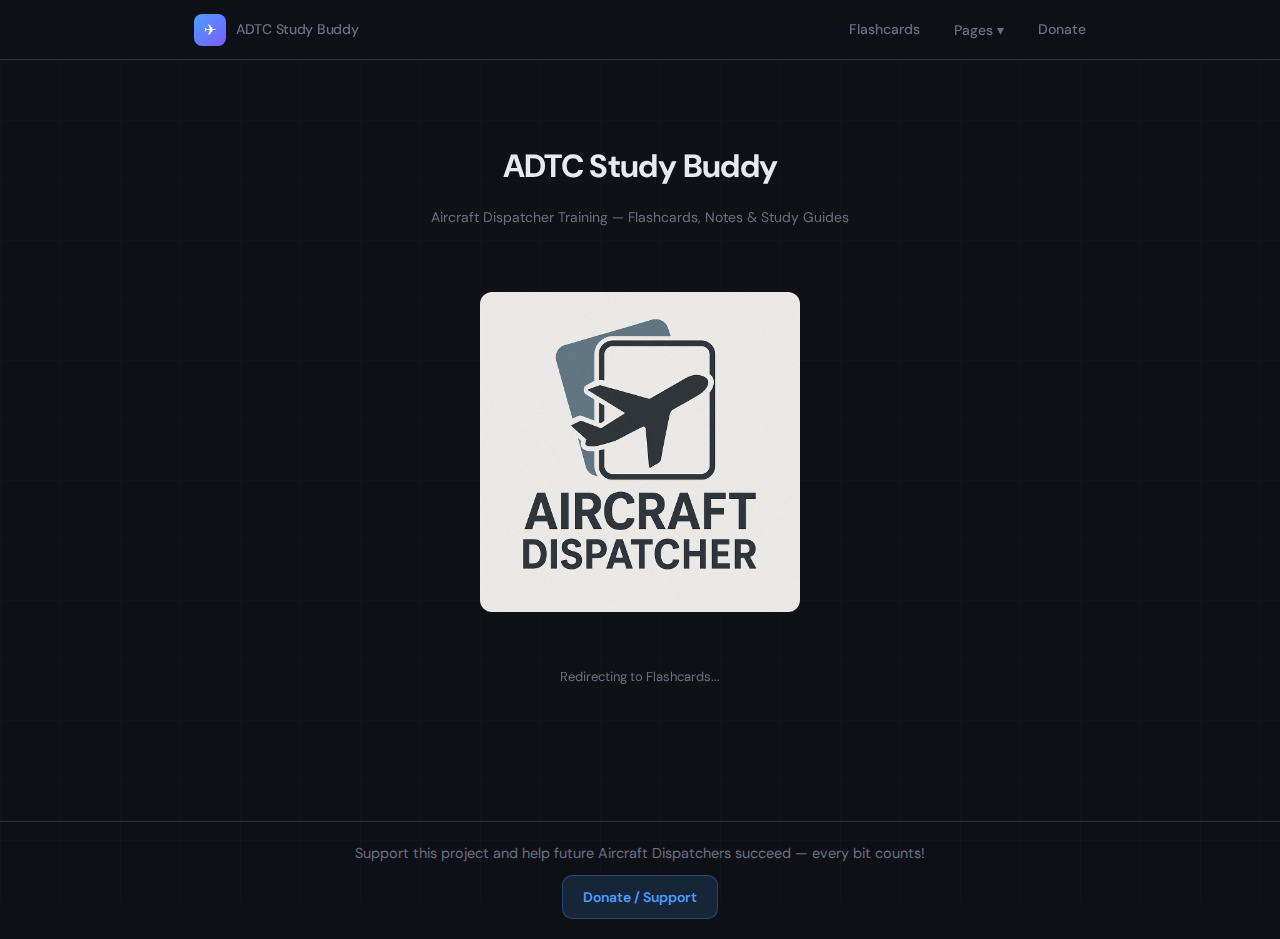
<file: index.html>
<!DOCTYPE html>
<html lang="en">
<head>
  <meta charset="UTF-8">
  <meta name="viewport" content="width=device-width, initial-scale=1">
  <link rel="icon" href="/favicon.ico" type="image/x-icon">
  <link rel="shortcut icon" href="/favicon.ico" type="image/x-icon">
  <title>ADTC Study Buddy</title>
  <link rel="stylesheet" href="flash.css">
</head>
<body>
  <script type="module">
    import { loadHeader } from './js/header.js';
    loadHeader().catch(console.error);
  </script>
<div class="open-layout" style="text-align:center; padding-top:60px;">
  <h1 class="page-title">ADTC Study Buddy</h1>
  <p class="page-subtitle">Aircraft Dispatcher Training — Flashcards, Notes & Study Guides</p>
  <a href="flashcards.html"><img src="logo.png" style="max-width:320px; margin:2rem auto; border-radius:12px;" alt="ADTC Study Buddy"></a>
  <p style="color:var(--text-dim); font-size:13px; margin-top:1rem;">Redirecting to Flashcards...</p>
</div>
<script>
  setTimeout(() => {
    window.location.href = 'flashcards.html';
  }, 5000);
</script>
  <div id="footer-placeholder"></div>
  <script type="module">
    import { loadFooter } from './js/footer.js';
    loadFooter().catch(console.error);
  </script>
</body>
</html>
</file>
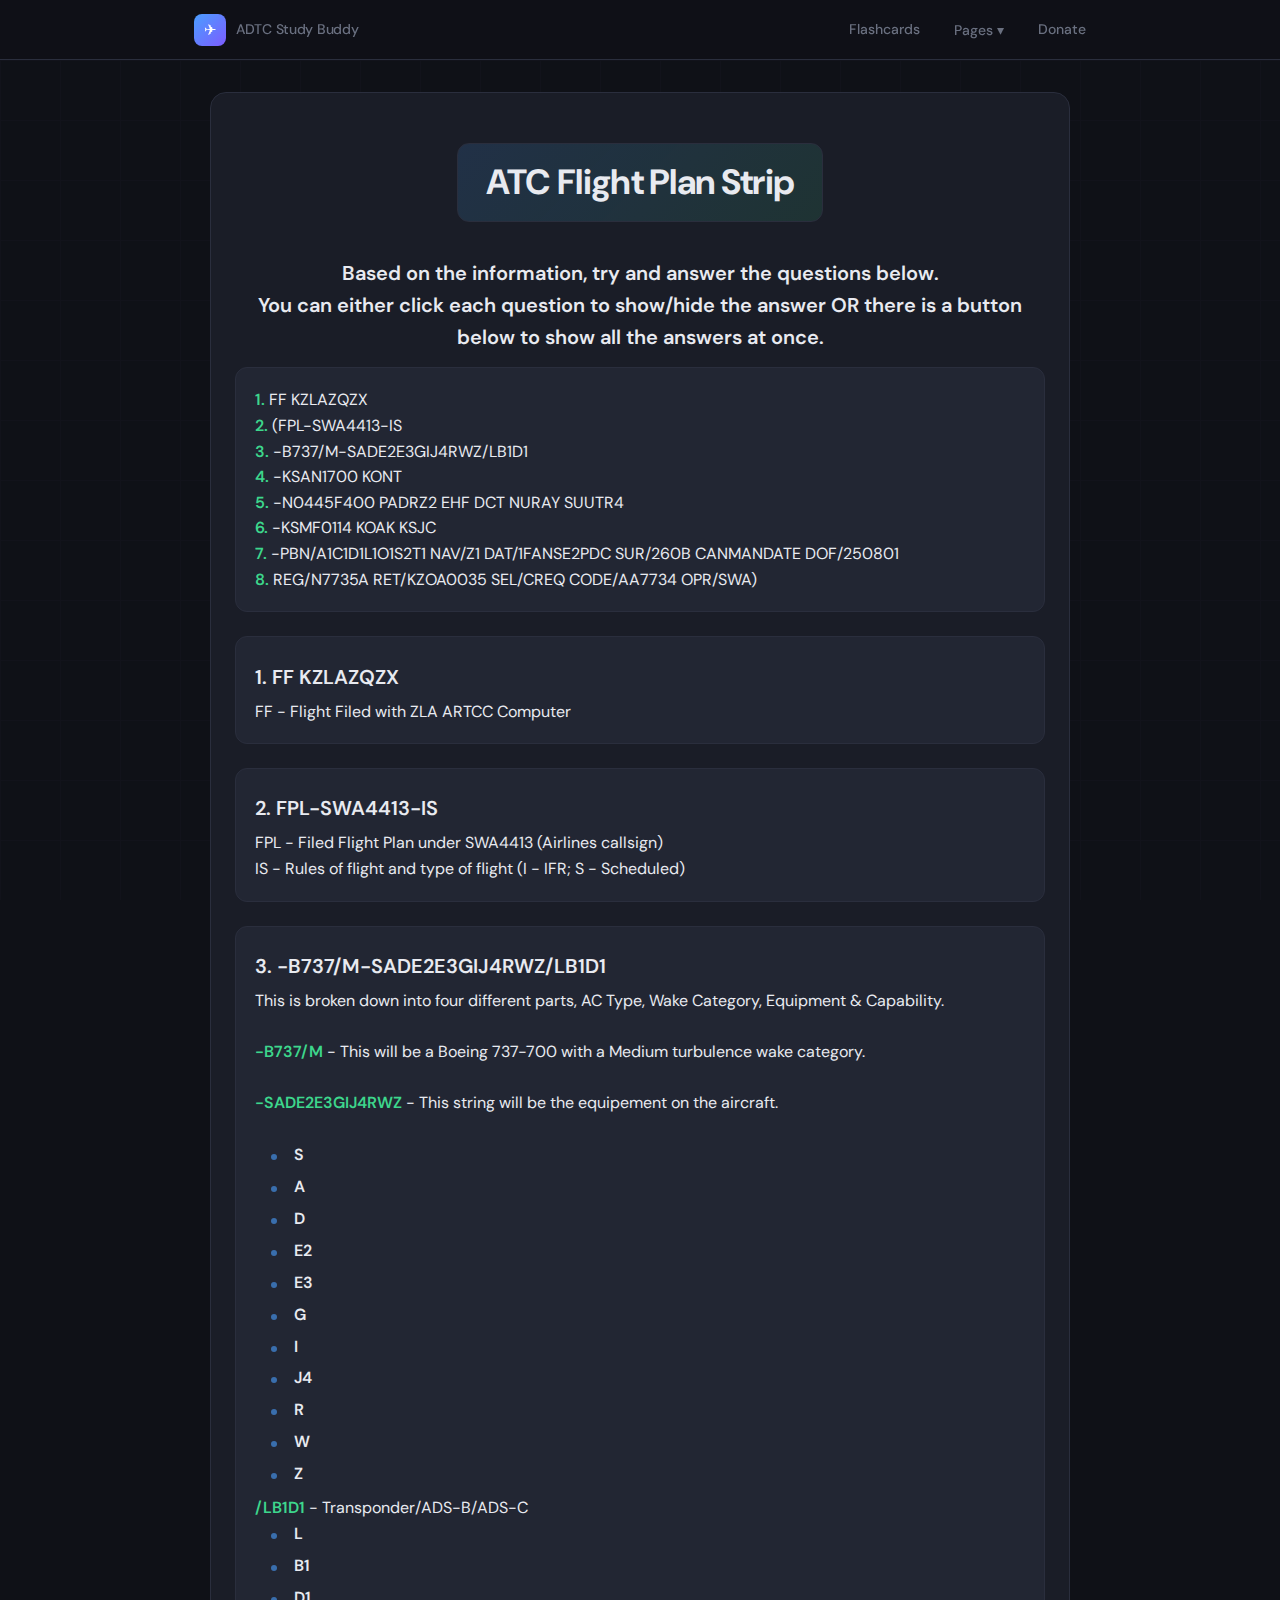
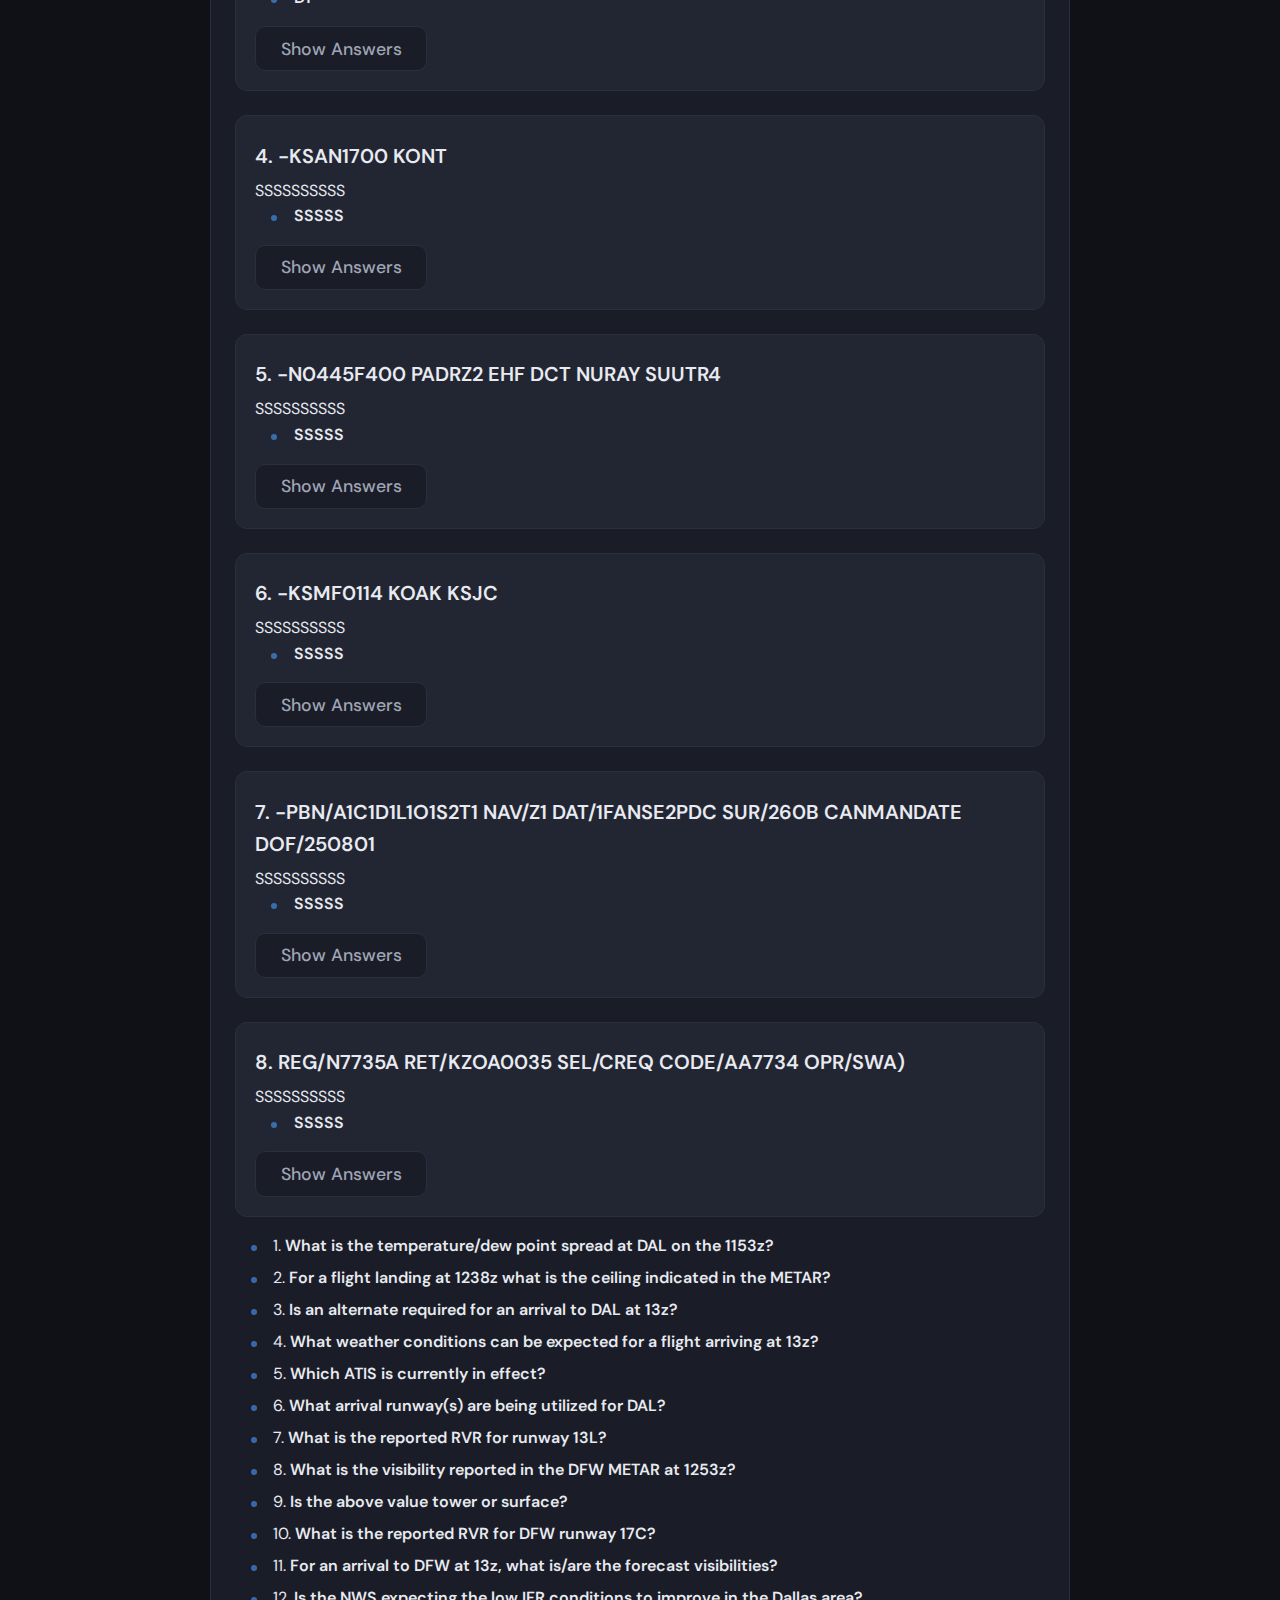
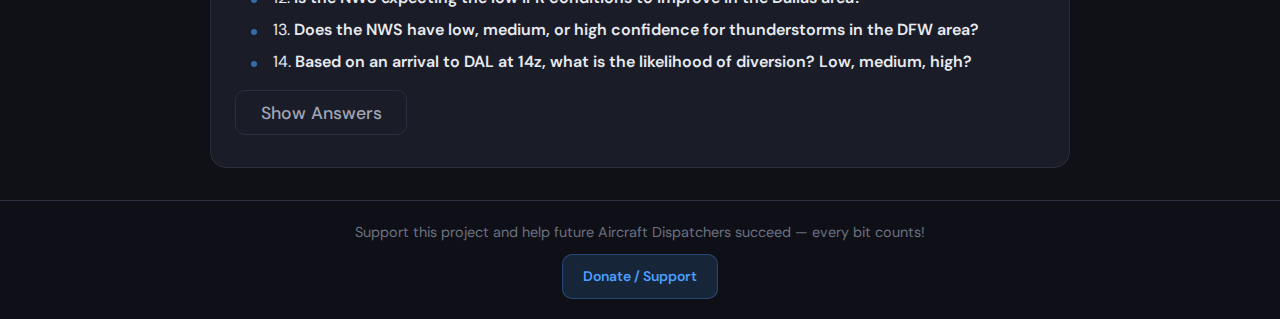
<file: atcflightplan.html>
<!DOCTYPE html>
<html lang="en">
<head>
	<meta charset="UTF-8">
	<title>ATC Flight Plan Strip</title>
	<link rel="stylesheet" href="flash.css">
	<!-- <meta name="viewport" content="width=device-width, initial-scale=1"> -->
</head>
<body>
	<div id="header-placeholder"></div>
		<script type="module">
			import { loadHeader } from './js/header.js';
			loadHeader().catch(console.error);
		</script>
<main class="content">
	
<h1>ATC Flight Plan Strip</h1>
	
<h3>
<center>
Based on the information, try and answer the questions below.<br>
You can either click each question to show/hide the answer OR there is a button below to show all the answers at once.
</center>
</h3>
	
<div class="box">
  <strong>1.</strong> FF KZLAZQZX<BR>
  <strong>2.</strong> (FPL-SWA4413-IS<BR>
  <strong>3.</strong> -B737/M-SADE2E3GIJ4RWZ/LB1D1<BR>
  <strong>4.</strong> -KSAN1700 KONT<BR>
  <strong>5.</strong> -N0445F400 PADRZ2 EHF DCT NURAY SUUTR4<BR>
  <strong>6.</strong> -KSMF0114 KOAK KSJC<BR>
  <strong>7.</strong> -PBN/A1C1D1L1O1S2T1 NAV/Z1 DAT/1FANSE2PDC SUR/260B CANMANDATE DOF/250801<BR>
  <strong>8.</strong> REG/N7735A RET/KZOA0035 SEL/CREQ CODE/AA7734 OPR/SWA)
</div>
	
<div class="box">
<h3>1. FF KZLAZQZX</h3>
	FF - Flight Filed with ZLA ARTCC Computer
</div>

<div class="box">
<h3>2. FPL-SWA4413-IS</h3>
	FPL - Filed Flight Plan under SWA4413 (Airlines callsign)<br>
	IS - Rules of flight and type of flight (I - IFR; S - Scheduled)
</div>

<div class="box">
<h3>3. -B737/M-SADE2E3GIJ4RWZ/LB1D1</h3>
	This is broken down into four different parts, AC Type, Wake Category, Equipment & Capability.<br><br>
	<strong>-B737/M</strong> - This will be a Boeing 737-700 with a Medium turbulence wake category.<br><br>
	<strong>-SADE2E3GIJ4RWZ</strong> - This string will be the equipement on the aircraft.<br><br>
	<div class="qa-section">
		<ul class="q-list">
			<li>
				<p>
					<strong>S</strong>
					<span class="answer hidden">- Standard, equiped with VOR, VHF, ILS</span>
				</p>
			</li>
			<li>
				<p>
					<strong>A</strong>
					<span class="answer hidden">- Ground Based Augmentation System(GBAS) Landing System</span>
				</p>
			</li>
			<li>
				<p>
					<strong>D</strong>
					<span class="answer hidden">- Distance Measuring Equipment(DME)</span>
				</p>
			</li>
			<li>
				<p>
					<strong>E2</strong>
					<span class="answer hidden">- Aircraft Communication Addressing and Reporting System (ACARS) Data Link (D)-Flight Information Services (FIS)(ACARS D-FIS)</span>
				</p>
			</li>
			<li>
				<p>
					<strong>E3</strong>
					<span class="answer hidden">- Aircraft Communication Addressing and Reporting System (ACARS) Pre-Departure Clearance (PDC)(ACARS PDC)</span>
				</p>
			</li>
			<li>
				<p>
					<strong>G</strong>
					<span class="answer hidden">- Global Navigation Satellite System(GNSS)</span>
				</p>
			</li>
			<li>
				<p>
					<strong>I</strong>
					<span class="answer hidden">- Inertial Navigation System(INS)</span>
				</p>
			</li>
			<li>
				<p>
					<strong>J4</strong>
					<span class="answer hidden">- VDL Mode 2 - VHF Data Link(VDL) Mode 2</span>
				</p>
			</li>
			<li>
				<p>
					<strong>R</strong>
					<span class="answer hidden">- Preformance Based Navigation(PBN) - include type in PBN/...See in row 7.</span>
				</p>
			</li>
			<li>
				<p>
					<strong>W</strong>
					<span class="answer hidden">- only if authorized Reduced Vertical Separation Minima(RVSM) ops</span>
				</p>
			</li>
			<li>
				<p>
					<strong>Z</strong>
					<span class="answer hidden">- Other capabilities - indicate in NAV/, DAT/, or COM/...See in row 7.</span>
				</p>
			</li>
		</ul>
	<div class="qa-section">
		<strong>/LB1D1</strong> - Transponder/ADS-B/ADS-C
		<ul class="q-list">
			<li>
				<p>
					<strong>L</strong>
					<span class="answer hidden">- Mode S- Aircraft Identification(ACID), Altitude, Enhanced Surveillance, Extended Squitter</span></li>
			<li>
				<p>
					<strong>B1</strong>
					<span class="answer hidden">- 1090 MHz “out”</span></li>
			<li>
				<p>
					<strong>D1</strong>
					<span class="answer hidden">- Automatic Dependent Surveillance - Contract (ADS-C) Future Air Navigation System (FANS) 1/A</span>
			</li>
		</ul>
	</div>
		<div class="button-group">
			<button class="toggle-answers">Show Answers</button>
		</div>
	</div>
</div>

<div class="box">
<h3>4. -KSAN1700 KONT</h3>
	SSSSSSSSSS
	<div class="qa-section">
		<ul class="q-list">
			<li>
				<p>
					<strong>SSSSS</strong>
					<span class="answer hidden">SSSSSSSS</span>
				</p>
			</li>
		</ul>
		<div class="button-group">
			<button class="toggle-answers">Show Answers</button>
		</div>
	</div>
</div>

<div class="box">
<h3>5. -N0445F400 PADRZ2 EHF DCT NURAY SUUTR4</h3>
	SSSSSSSSSS
	<div class="qa-section">
		<ul class="q-list">
			<li>
				<p>
					<strong>SSSSS</strong>
					<span class="answer hidden">SSSSSSSS</span>
				</p>
			</li>
		</ul>
		<div class="button-group">
			<button class="toggle-answers">Show Answers</button>
		</div>
	</div>
</div>

<div class="box">
<h3>6. -KSMF0114 KOAK KSJC</h3>
	SSSSSSSSSS
	<div class="qa-section">
		<ul class="q-list">
			<li>
				<p>
					<strong>SSSSS</strong>
					<span class="answer hidden">SSSSSSSS</span>
				</p>
			</li>
		</ul>
		<div class="button-group">
			<button class="toggle-answers">Show Answers</button>
		</div>
	</div>
</div>

<div class="box">
<h3>7. -PBN/A1C1D1L1O1S2T1 NAV/Z1 DAT/1FANSE2PDC SUR/260B CANMANDATE DOF/250801</h3>
	SSSSSSSSSS
	<div class="qa-section">
		<ul class="q-list">
			<li>
				<p>
					<strong>SSSSS</strong>
					<span class="answer hidden">SSSSSSSS</span>
				</p>
			</li>
		</ul>
		<div class="button-group">
			<button class="toggle-answers">Show Answers</button>
		</div>
	</div>
</div>

	
<div class="box">
<h3>8. REG/N7735A RET/KZOA0035 SEL/CREQ CODE/AA7734 OPR/SWA)</h3>
	SSSSSSSSSS
	<div class="qa-section">
		<ul class="q-list">
			<li>
				<p>
					<strong>SSSSS</strong>
					<span class="answer hidden">SSSSSSSS</span>
				</p>
			</li>
		</ul>
		<div class="button-group">
			<button class="toggle-answers">Show Answers</button>
		</div>
	</div>
</div>

	
<div class="qa-section">
	<ul class="qa-list">
		<li>
			<p>
			<strong>What is the temperature/dew point spread at DAL on the 1153z?</strong>
			<span class="answer hidden">The spread is 0</span>
			</p>
		</li>
		<li>
			<p><strong>For a flight landing at 1238z what is the ceiling indicated in the METAR?</strong></p>
			<p class="answer hidden">Overcast 300'</p>
		</li>
		<li>
			<p><strong>Is an alternate required for an arrival to DAL at 13z?</strong></p>
			<p class="answer hidden">Yes. The visibility is below 3SM and ceiling is forecast below 2000'</p>
		</li>
		<li>
			<p><strong>What weather conditions can be expected for a flight arriving at 13z?</strong></p>
			<p class="answer hidden">Variable direction winds up to 3 knots with 2SM visibility, mist, and a ceiling of 300'. Temporary conditions of 1/SM, fog and an overcast ceiling of 200' is possible</p>
		</li>
		<li>
			<p><strong>Which ATIS is currently in effect?</strong></p>
			<p class="answer hidden">ATIS INFO J (Juliet)</p>
		</li>
		<li>
			<p><strong>What arrival runway(s) are being utilized for DAL?</strong></p>
			<p class="answer hidden">According to the ATIS at 1404z they are utilizing 13L and 13R</p>
		</li>
		<li>
			<p><strong>What is the reported RVR for runway 13L?</strong></p>
			<p class="answer hidden">6000 on touchdown and 6000 on rollout</p>
		</li>
		<li>
			<p><strong>What is the visibility reported in the DFW METAR at 1253z?</strong></p>
			<p class="answer hidden">1/2SM</p>
		</li>
		<li>
			<p><strong>Is the above value tower or surface?</strong></p>
			<p class="answer hidden">Tower. The surface visibility is reported in the remarks section</p>
		</li>
		<li>
			<p><strong>What is the reported RVR for DFW runway 17C?</strong></p>
			<p class="answer hidden">Greater than 6000 ft shown in the METAR. And 6000 for TD/MP/RO as shown in the RVR monitor</p>
		</li>
		<li>
			<p><strong>For an arrival to DFW at 13z, what is/are the forecast visibilities?</strong></p>
			<p class="answer hidden">4SM with a temporary condition of 1sm. Note how the actual doesn't match the forecast. Actual is 1/2SM and forecast shows the lowest as 1SM.</p>
		</li>
		<li>
			<p><strong>Is the NWS expecting the low IFR conditions to improve in the Dallas area?</strong></p>
			<p class="answer hidden">Yes, the forecast discussion is expecting conditions to gradually improve mid to late morning</p>
		</li>
		<li>
			<p><strong>Does the NWS have low, medium, or high confidence for thunderstorms in the DFW area?</strong></p>
			<p class="answer hidden">The forecast discussion indicates a low confidence in TS impacting the DFW area</p>
		</li>
		<li>
			<p><strong>Based on an arrival to DAL at 14z, what is the likelihood of diversion? Low, medium, high?</strong></p>
			<p class="answer hidden">Low. Arrival minimums are equal or greater than chart minimums. An alternate and some level of DISP ADD are appropriate for unexpected worsening of conditions.</p>
		</li>
	</ul>
		<div class="button-group">
			<button class="toggle-answers">Show Answers</button>
		</div>
	</div>
</main>
<div id="footer-placeholder"></div>
	<script type="module">
		import { loadFooter } from './js/footer.js';
		loadFooter().catch(console.error);
	</script>



<script src="./js/toggle-answers.js"></script>
</body>
</html>
</file>
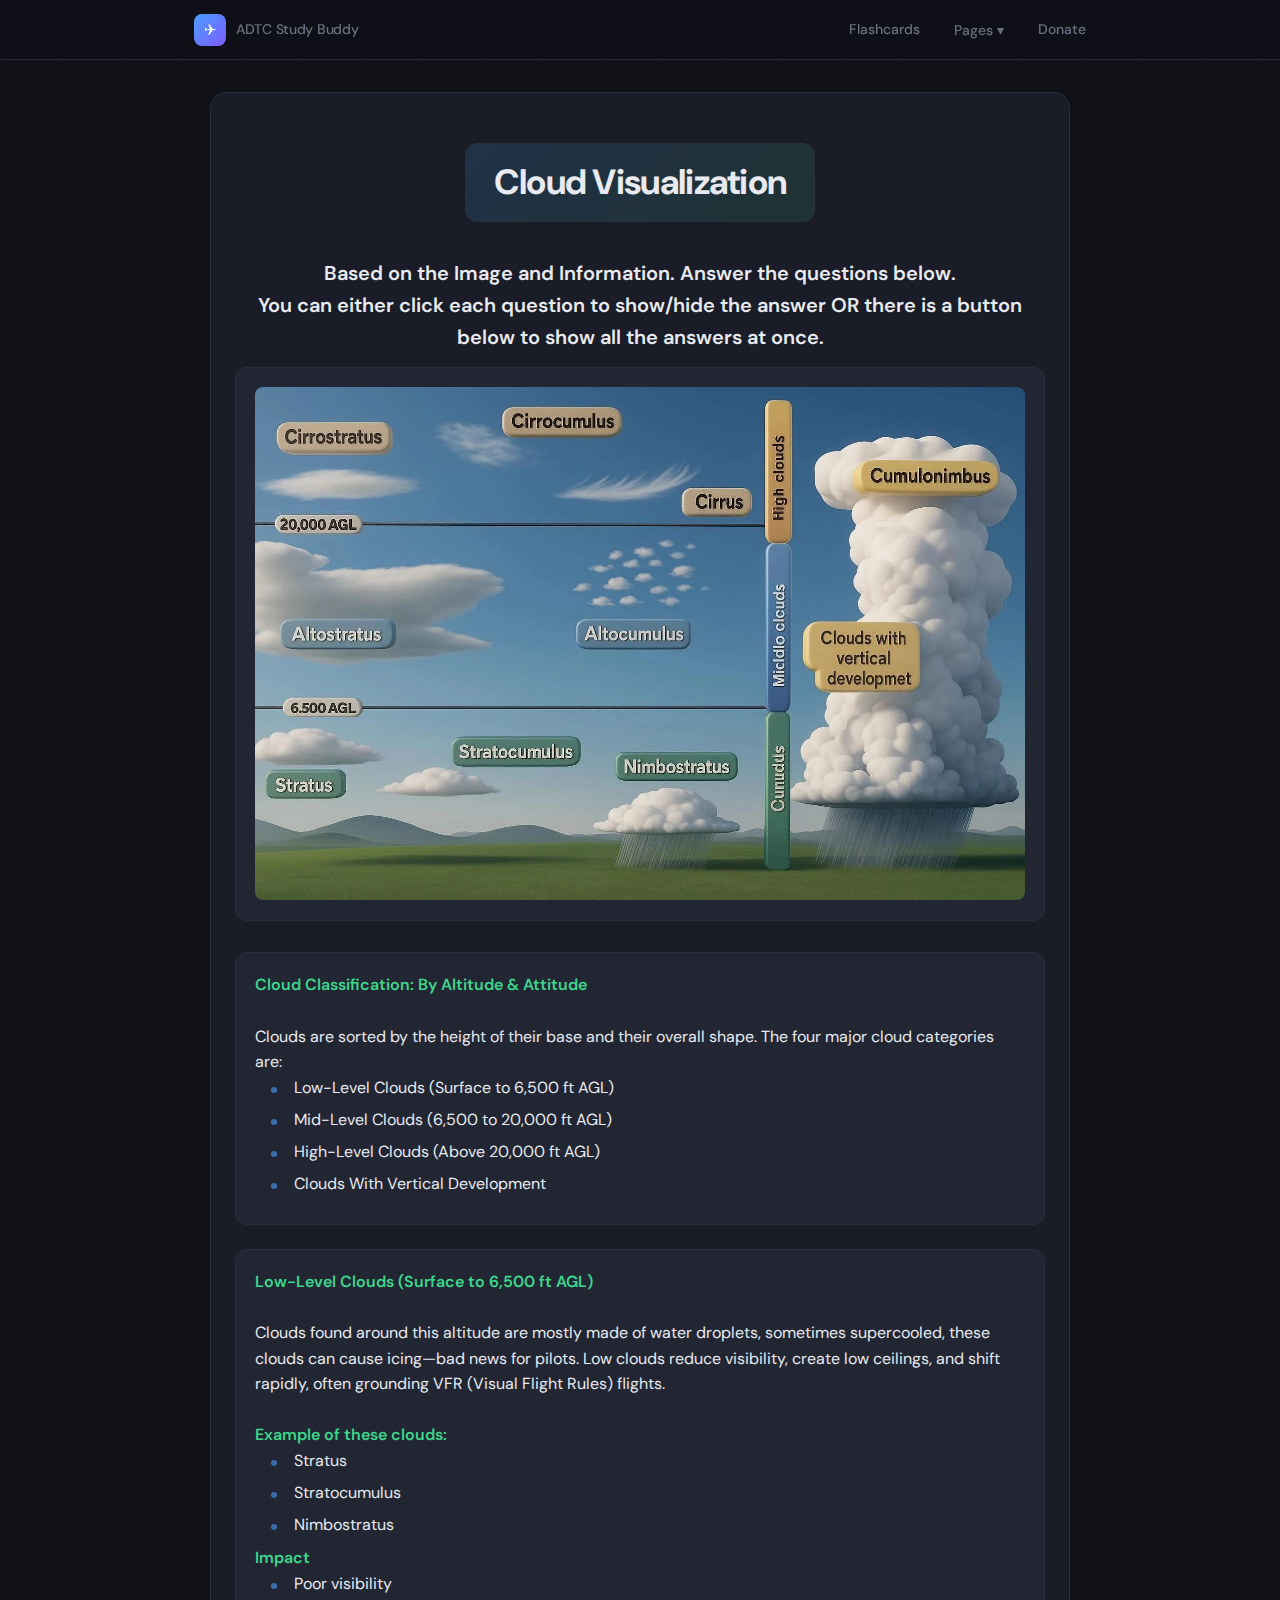
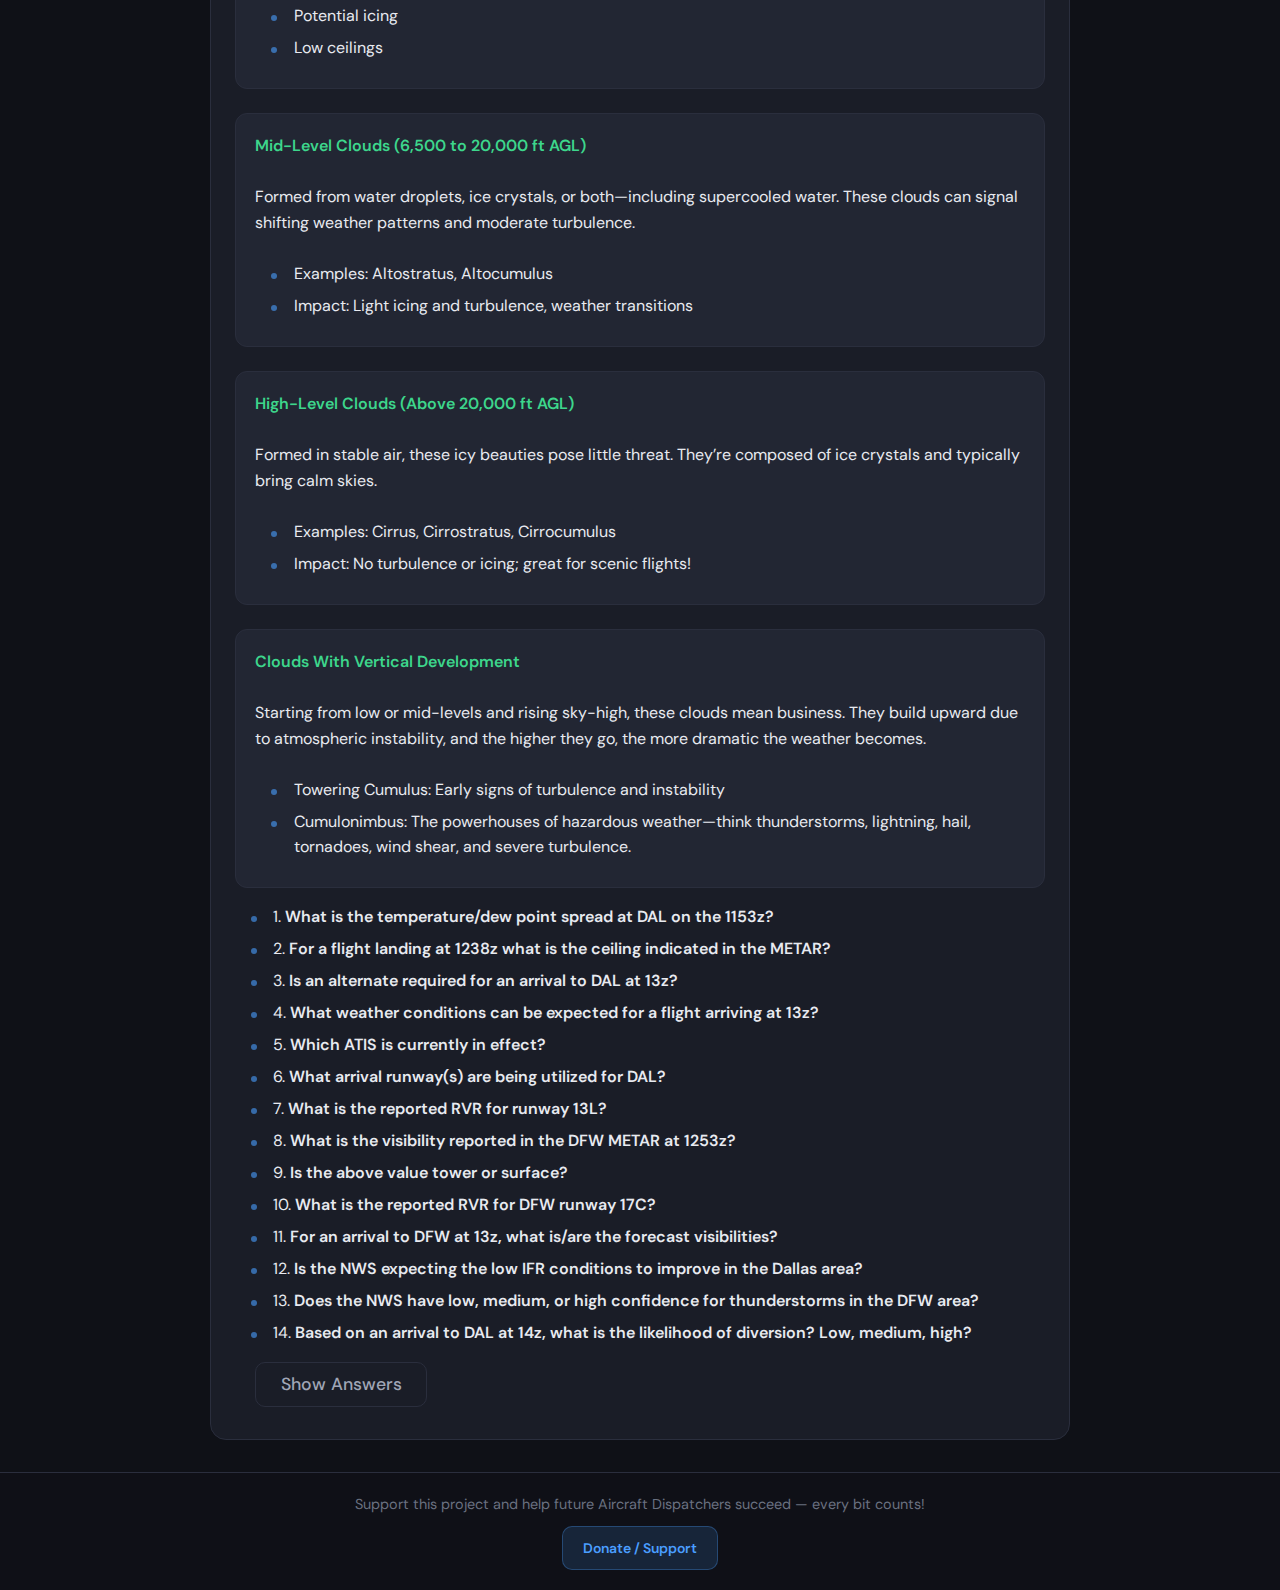
<file: cloudvisualization.html>
<!DOCTYPE html>
<html lang="en">
<head>
	<meta charset="UTF-8">
	<title>Cloud Visualization</title>
	<link rel="stylesheet" href="flash.css">
	<meta name="viewport" content="width=device-width, initial-scale=1">
	<link rel="preconnect" href="https://fonts.googleapis.com">
	<link rel="preconnect" href="https://fonts.gstatic.com" crossorigin>
	<link href="https://fonts.googleapis.com/css2?family=Inter:wght@400;500;600;700&display=swap" rel="stylesheet">
</head>
<body>
	<div id="header-placeholder"></div>
		<script type="module">
			import { loadHeader } from './js/header.js';
			loadHeader().catch(console.error);
		</script>
<main class="content">
	
<h1>Cloud Visualization</h1>
	
<h3>
<center>
	Based on the Image and Information. Answer the questions below.<br>
You can either click each question to show/hide the answer OR there is a button below to show all the answers at once.
</center>
</h3>
	
<div class="box"><img src="img/cloudvisualization.jpg"></div>
	
<div class="box">
<strong>Cloud Classification: By Altitude & Attitude</strong><br><br>
Clouds are sorted by the height of their base and their overall shape. The four major cloud categories are:<br>
	<ul>
		<li>Low-Level Clouds (Surface to 6,500 ft AGL)</li>
		<li>Mid-Level Clouds (6,500 to 20,000 ft AGL)</li>
		<li>High-Level Clouds (Above 20,000 ft AGL)</li>
		<li>Clouds With Vertical Development</li>
	</ul>
</div>

<div class="box">
<strong>Low-Level Clouds (Surface to 6,500 ft AGL)</strong><br><br>
Clouds found around this altitude are mostly made of water droplets, sometimes supercooled, these clouds can cause icing—bad news for pilots. Low clouds reduce visibility, create low ceilings, and shift rapidly, often grounding VFR (Visual Flight Rules) flights.<br><br>
<strong>Example of these clouds:</strong><br>
	<ul>
		<li>Stratus</li>
		<li>Stratocumulus</li>
		<li>Nimbostratus</li>
	</ul>
<strong>Impact</strong><br>
	<ul>
		<li>Poor visibility</li>
		<li>Potential icing</li>
		<li>Low ceilings</li>
	</ul>
</div>

<div class="box">
<strong>Mid-Level Clouds (6,500 to 20,000 ft AGL)</strong><br><br>
Formed from water droplets, ice crystals, or both—including supercooled water. These clouds can signal shifting weather patterns and moderate turbulence.<br><br>
<ul>
	<li>Examples: Altostratus, Altocumulus</li>
	<li>Impact: Light icing and turbulence, weather transitions</li>
</ul>
</div>

<div class="box">
<strong>High-Level Clouds (Above 20,000 ft AGL)</strong><br><br>
Formed in stable air, these icy beauties pose little threat. They’re composed of ice crystals and typically bring calm skies.<br><br>
<ul>
	<li>Examples: Cirrus, Cirrostratus, Cirrocumulus</li>
	<li>Impact: No turbulence or icing; great for scenic flights!</li>
</ul>
</div>

<div class="box">
<strong>Clouds With Vertical Development</strong><br><br>
Starting from low or mid-levels and rising sky-high, these clouds mean business. They build upward due to atmospheric instability, and the higher they go, the more dramatic the weather becomes.<br><br>
<ul>
	<li>Towering Cumulus: Early signs of turbulence and instability</li>
	<li>Cumulonimbus: The powerhouses of hazardous weather—think thunderstorms, lightning, hail, tornadoes, wind shear, and severe turbulence.</li>
</ul>
</div>

	<ul class="qa-list">
		<li>
			<p>
			<strong>What is the temperature/dew point spread at DAL on the 1153z?</strong>
			<span class="answer hidden">The spread is 0</span>
			</p>
		</li>
		<li>
			<p><strong>For a flight landing at 1238z what is the ceiling indicated in the METAR?</strong></p>
			<p class="answer hidden">Overcast 300'</p>
		</li>
		<li>
			<p><strong>Is an alternate required for an arrival to DAL at 13z?</strong></p>
			<p class="answer hidden">Yes. The visibility is below 3SM and ceiling is forecast below 2000'</p>
		</li>
		<li>
			<p><strong>What weather conditions can be expected for a flight arriving at 13z?</strong></p>
			<p class="answer hidden">Variable direction winds up to 3 knots with 2SM visibility, mist, and a ceiling of 300'. Temporary conditions of 1/SM, fog and an overcast ceiling of 200' is possible</p>
		</li>
		<li>
			<p><strong>Which ATIS is currently in effect?</strong></p>
			<p class="answer hidden">ATIS INFO J (Juliet)</p>
		</li>
		<li>
			<p><strong>What arrival runway(s) are being utilized for DAL?</strong></p>
			<p class="answer hidden">According to the ATIS at 1404z they are utilizing 13L and 13R</p>
		</li>
		<li>
			<p><strong>What is the reported RVR for runway 13L?</strong></p>
			<p class="answer hidden">6000 on touchdown and 6000 on rollout</p>
		</li>
		<li>
			<p><strong>What is the visibility reported in the DFW METAR at 1253z?</strong></p>
			<p class="answer hidden">1/2SM</p>
		</li>
		<li>
			<p><strong>Is the above value tower or surface?</strong></p>
			<p class="answer hidden">Tower. The surface visibility is reported in the remarks section</p>
		</li>
		<li>
			<p><strong>What is the reported RVR for DFW runway 17C?</strong></p>
			<p class="answer hidden">Greater than 6000 ft shown in the METAR. And 6000 for TD/MP/RO as shown in the RVR monitor</p>
		</li>
		<li>
			<p><strong>For an arrival to DFW at 13z, what is/are the forecast visibilities?</strong></p>
			<p class="answer hidden">4SM with a temporary condition of 1sm. Note how the actual doesn't match the forecast. Actual is 1/2SM and forecast shows the lowest as 1SM.</p>
		</li>
		<li>
			<p><strong>Is the NWS expecting the low IFR conditions to improve in the Dallas area?</strong></p>
			<p class="answer hidden">Yes, the forecast discussion is expecting conditions to gradually improve mid to late morning</p>
		</li>
		<li>
			<p><strong>Does the NWS have low, medium, or high confidence for thunderstorms in the DFW area?</strong></p>
			<p class="answer hidden">The forecast discussion indicates a low confidence in TS impacting the DFW area</p>
		</li>
		<li>
			<p><strong>Based on an arrival to DAL at 14z, what is the likelihood of diversion? Low, medium, high?</strong></p>
			<p class="answer hidden">Low. Arrival minimums are equal or greater than chart minimums. An alternate and some level of DISP ADD are appropriate for unexpected worsening of conditions.</p>
		</li>
	</ul>
	<div class="button-group">
		<button id="toggleAnswers" style="margin-left: 20px;">Show Answers</button>
	</div>
</main>
<div id="footer-placeholder"></div>
	<script type="module">
		import { loadFooter } from './js/footer.js';
		loadFooter().catch(console.error);
	</script>
	<script>
		document.addEventListener('DOMContentLoaded', () => {
		const items   = document.querySelectorAll('.qa-list li');
		const btn     = document.getElementById('toggleAnswers');
		const answers = document.querySelectorAll('.qa-list .answer');
			items.forEach((li, i) => {
		const num = document.createElement('span');
			num.className   = 'qa-number';
			num.textContent = (i + 1) + '. ';
			li.prepend(num);
  });
	btn.addEventListener('click', () => {
    const show = answers[0].classList.contains('hidden');
		answers.forEach(a => a.classList.toggle('hidden', !show));
		btn.textContent = show ? 'Hide Answers' : 'Show Answers';
  });
	items.forEach(li => {
	const question = li.querySelector('strong');
		if (!question) return;
			question.style.cursor = 'pointer';
			question.addEventListener('click', () => {
		const ans = li.querySelector('.answer');
		if (ans) ans.classList.toggle('hidden');
    });
  });
});
</script>


</body>
</html>
</file>
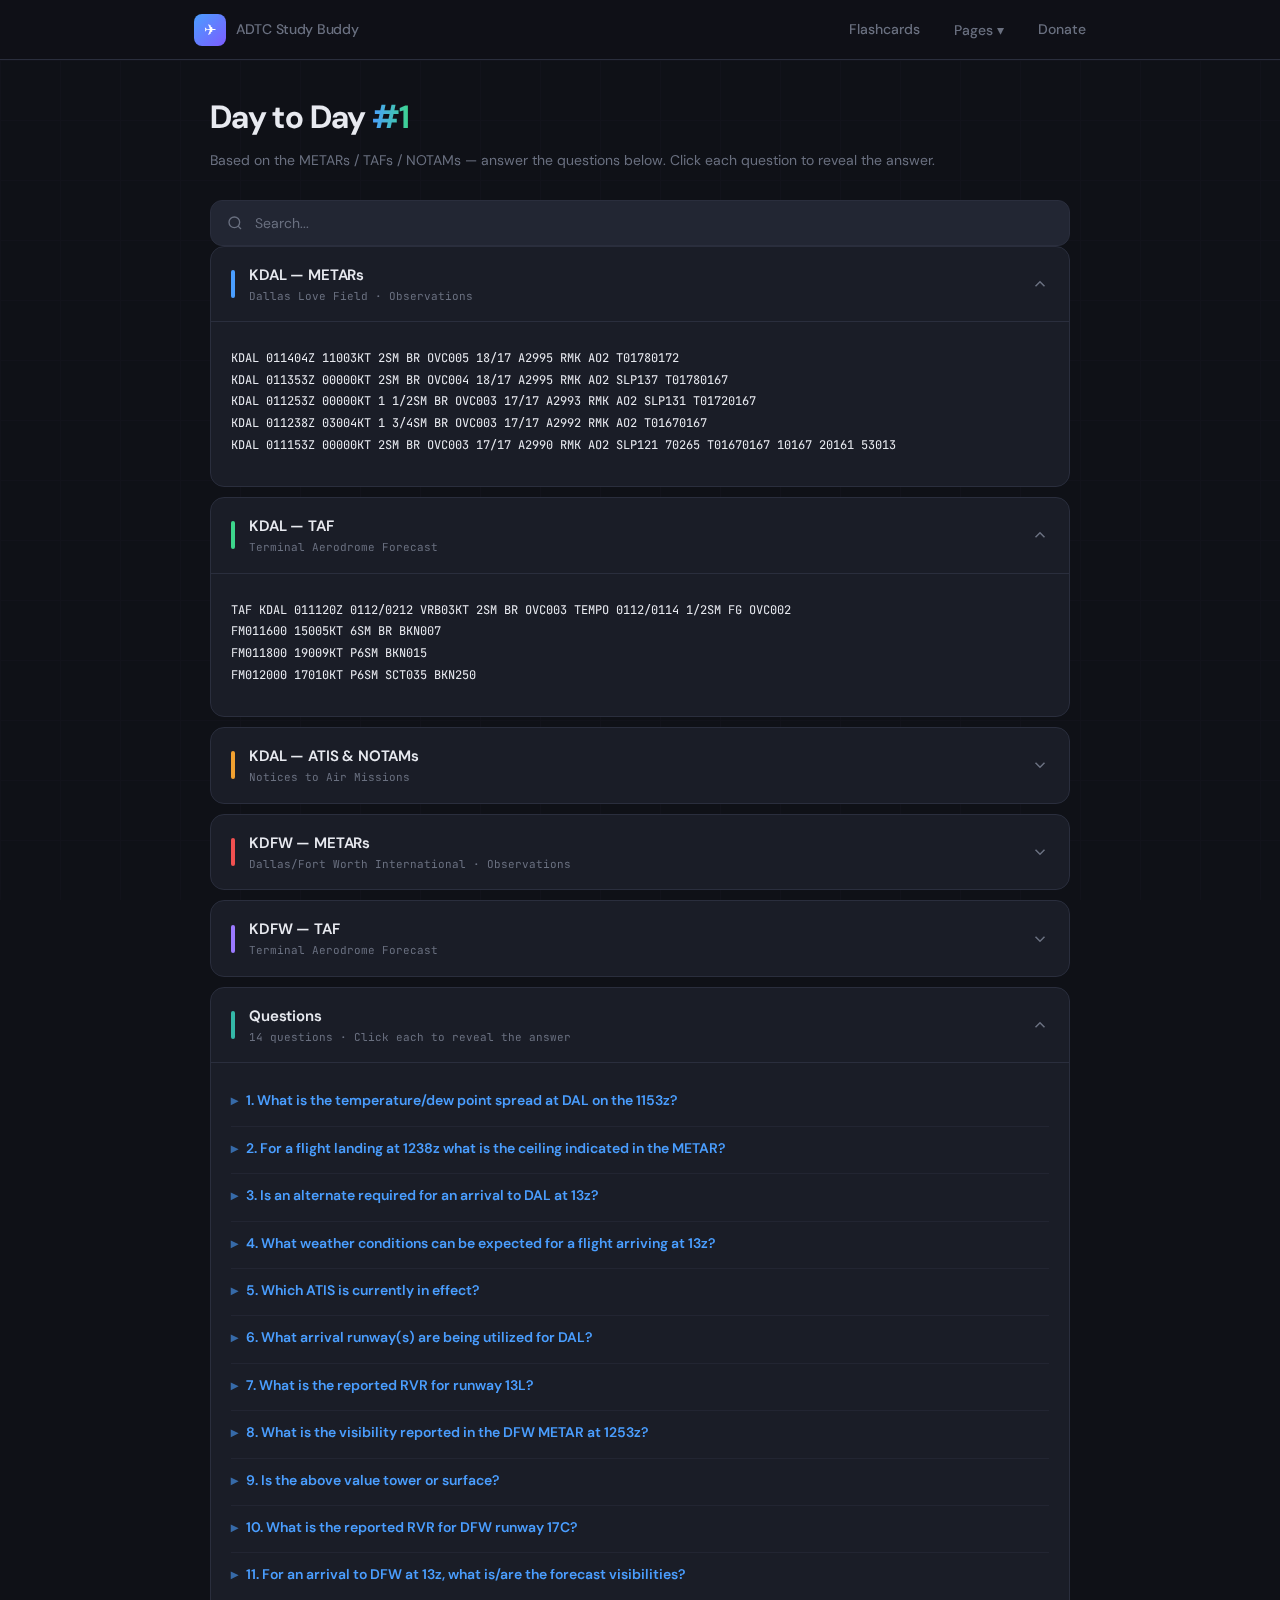
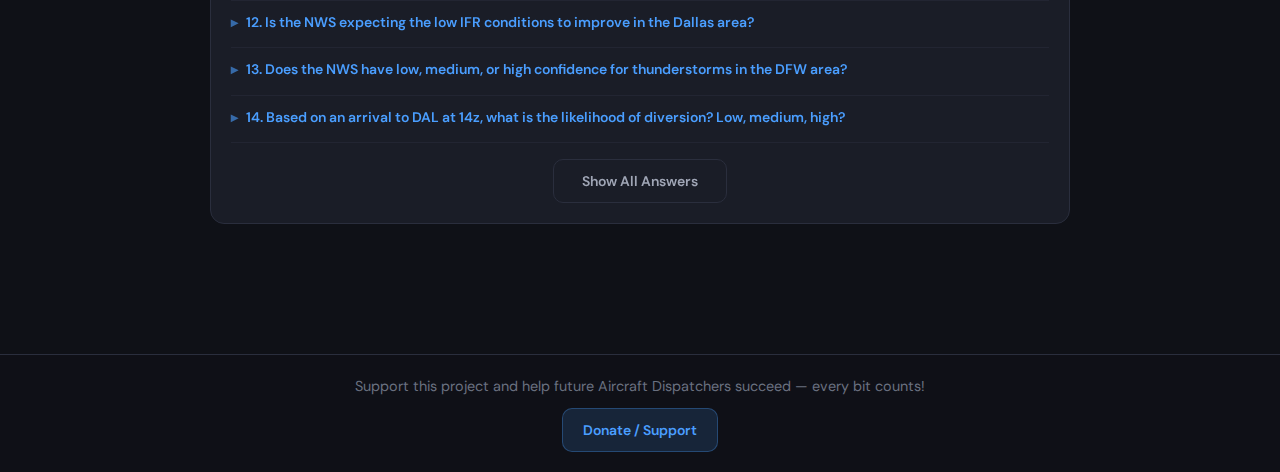
<file: daytoday1.html>
<!DOCTYPE html>
<html lang="en">
<head>
  <meta charset="UTF-8">
  <title>Day to Day #1 — ADTC Study Buddy</title>
  <link rel="stylesheet" href="flash.css">
  <meta name="viewport" content="width=device-width, initial-scale=1">
</head>
<body>
  <div id="header-placeholder"></div>
  <script type="module">
    import { loadHeader } from './js/header.js';
    loadHeader().catch(console.error);
  </script>

<div class="open-layout">

  <!-- Page header -->
  <div class="ntk-page-header">
    <h1>Day to Day <span class="hl">#1</span></h1>
    <p>Based on the METARs / TAFs / NOTAMs — answer the questions below. Click each question to reveal the answer.</p>
  </div>

  <!-- Search -->
  <div class="ntk-search">
    <svg viewBox="0 0 24 24" fill="none" stroke="currentColor" stroke-width="2"><circle cx="11" cy="11" r="8"/><path d="M21 21l-4.35-4.35"/></svg>
    <input type="text" placeholder="Search..." id="ntkSearch">
  </div>

  <!-- KDAL METARs -->
  <div class="accordion-section open">
    <div class="accordion-header" onclick="this.parentElement.classList.toggle('open')">
      <div class="accordion-bar blue"></div>
      <div class="accordion-info">
        <div class="accordion-title">KDAL — METARs</div>
        <div class="accordion-meta">Dallas Love Field · Observations</div>
      </div>
      <svg class="accordion-chevron" viewBox="0 0 24 24" fill="none" stroke="currentColor" stroke-width="2"><path d="M6 9l6 6 6-6"/></svg>
    </div>
    <div class="accordion-body">
      <div class="accordion-inner">
        <div class="ntk-item">
          <div class="ntk-item-a" style="font-family:'JetBrains Mono',monospace; font-size:12px; padding-left:0; line-height:1.8; white-space:pre-wrap;">KDAL 011404Z 11003KT 2SM BR OVC005 18/17 A2995 RMK AO2 T01780172
KDAL 011353Z 00000KT 2SM BR OVC004 18/17 A2995 RMK AO2 SLP137 T01780167
KDAL 011253Z 00000KT 1 1/2SM BR OVC003 17/17 A2993 RMK AO2 SLP131 T01720167
KDAL 011238Z 03004KT 1 3/4SM BR OVC003 17/17 A2992 RMK AO2 T01670167
KDAL 011153Z 00000KT 2SM BR OVC003 17/17 A2990 RMK AO2 SLP121 70265 T01670167 10167 20161 53013</div>
        </div>
      </div>
    </div>
  </div>

  <!-- KDAL TAF -->
  <div class="accordion-section open">
    <div class="accordion-header" onclick="this.parentElement.classList.toggle('open')">
      <div class="accordion-bar green"></div>
      <div class="accordion-info">
        <div class="accordion-title">KDAL — TAF</div>
        <div class="accordion-meta">Terminal Aerodrome Forecast</div>
      </div>
      <svg class="accordion-chevron" viewBox="0 0 24 24" fill="none" stroke="currentColor" stroke-width="2"><path d="M6 9l6 6 6-6"/></svg>
    </div>
    <div class="accordion-body">
      <div class="accordion-inner">
        <div class="ntk-item">
          <div class="ntk-item-a" style="font-family:'JetBrains Mono',monospace; font-size:12px; padding-left:0; line-height:1.8; white-space:pre-wrap;">TAF KDAL 011120Z 0112/0212 VRB03KT 2SM BR OVC003 TEMPO 0112/0114 1/2SM FG OVC002
FM011600 15005KT 6SM BR BKN007
FM011800 19009KT P6SM BKN015
FM012000 17010KT P6SM SCT035 BKN250</div>
        </div>
      </div>
    </div>
  </div>

  <!-- KDAL ATIS & NOTAMs -->
  <div class="accordion-section">
    <div class="accordion-header" onclick="this.parentElement.classList.toggle('open')">
      <div class="accordion-bar amber"></div>
      <div class="accordion-info">
        <div class="accordion-title">KDAL — ATIS & NOTAMs</div>
        <div class="accordion-meta">Notices to Air Missions</div>
      </div>
      <svg class="accordion-chevron" viewBox="0 0 24 24" fill="none" stroke="currentColor" stroke-width="2"><path d="M6 9l6 6 6-6"/></svg>
    </div>
    <div class="accordion-body">
      <div class="accordion-inner">
        <div class="ntk-item">
          <div class="ntk-item-a" style="font-family:'JetBrains Mono',monospace; font-size:11px; padding-left:0; line-height:1.8; white-space:pre-wrap;">DAL ATIS INFO J 1404Z. 11003KT 2SM BR OVC005 18/17 A2995 (TWO NINER NINER FIVE). SIMUL ILS, RNAV, RNAV RNP APCHS RWY 13L, RWY 13R IN USE. NOTICE TO AIRMEN. TWY A 3 CLSD, TWY A 4 CLSD. TWY A CLSD BTWN SIGNATURE, TERMINAL 1 AND SIGNATURE, TERMINAL 4. HAZD WX INFO FOR DAL AREA AVBL FM FSF. ILS CRITICAL AREAS IN EFFECT. MRV APPROACHES. ...ADVS YOU HAVE INFO J.</div>
        </div>
        <div class="ntk-item">
          <div class="ntk-item-a" style="font-family:'JetBrains Mono',monospace; font-size:11px; padding-left:0; line-height:1.7; white-space:pre-wrap;">DAL 05/004 DAL OBST TOWER LGT (ASR 1043981) 324710.00N0965708.00W (6.3NM SW DAL) 653.2FT (224.1FT AGL) U/S 2505011155-2506151154

!DAL 04/184 DAL NAV ILS RWY 31L LOC NOT MNT 2505011400-2505011900

!DAL 04/166 DAL OBST TOWER LGT (ASR 1209110) 324644.40N0965523.00W (5.4NM SW DAL) 919.9FT (500.0FT AGL) U/S 2504270318-2506110317

!DAL 04/028 DAL OBST TOWER LGT (ASR 1218543) 325144.00N0965255.80W (1.9NM WNW DAL) 579.1FT (144.0FT AGL) U/S 2504041843-2506042359

!DAL 02/161 DAL TWY A BTN SIGNATURE T1 RAMP AND TWY A5 WIP OPN EXCAVATION ADJ SOUTH EDGE 2502271649-2506302300

!DAL 02/139 DAL APRON CUSTOMS RAMP ENTRANCE CLSD USE SIGNATURE RAMP T4 2502251520-2506302359

!DAL 02/137 DAL APRON US CUST AND BORDER PROTECTION RAMP CLSD TO ACFT WINGSPAN MORE THAN 95FT 2502251508-2506302359

!DAL 02/136 DAL TWY A BTN SIGNATURE T4 RAMP AND SIGNATURE T1 RAMP CLSD 2502251441-2506302359

!DAL 01/311 DAL TWY A4 CLSD 2501301916-2506300500

!DAL 01/310 DAL TWY A3 CLSD 2501301913-2506300500</div>
        </div>
      </div>
    </div>
  </div>

  <!-- KDFW METARs -->
  <div class="accordion-section">
    <div class="accordion-header" onclick="this.parentElement.classList.toggle('open')">
      <div class="accordion-bar red"></div>
      <div class="accordion-info">
        <div class="accordion-title">KDFW — METARs</div>
        <div class="accordion-meta">Dallas/Fort Worth International · Observations</div>
      </div>
      <svg class="accordion-chevron" viewBox="0 0 24 24" fill="none" stroke="currentColor" stroke-width="2"><path d="M6 9l6 6 6-6"/></svg>
    </div>
    <div class="accordion-body">
      <div class="accordion-inner">
        <div class="ntk-item">
          <div class="ntk-item-a" style="font-family:'JetBrains Mono',monospace; font-size:12px; padding-left:0; line-height:1.8; white-space:pre-wrap;">KDFW 011253Z 00000KT 1/2SM R17C/P6000FT BR OVC002 17/16 A2992 RMK AO2 SFC VIS 2 1/2 SLP126 T01670161
KDFW 011153Z 00000KT 1/2SM R17C/P6000FT BR OVC003 16/16 A2989 RMK AO2 SFC VIS 2 1/2 SLP116 70240 T01610156 10167 20156 53015
KDFW 011134Z 00000KT 3SM BR OVC002 16/16 A2988 RMK AO2 T01610161</div>
        </div>
      </div>
    </div>
  </div>

  <!-- KDFW TAF -->
  <div class="accordion-section">
    <div class="accordion-header" onclick="this.parentElement.classList.toggle('open')">
      <div class="accordion-bar purple"></div>
      <div class="accordion-info">
        <div class="accordion-title">KDFW — TAF</div>
        <div class="accordion-meta">Terminal Aerodrome Forecast</div>
      </div>
      <svg class="accordion-chevron" viewBox="0 0 24 24" fill="none" stroke="currentColor" stroke-width="2"><path d="M6 9l6 6 6-6"/></svg>
    </div>
    <div class="accordion-body">
      <div class="accordion-inner">
        <div class="ntk-item">
          <div class="ntk-item-a" style="font-family:'JetBrains Mono',monospace; font-size:12px; padding-left:0; line-height:1.8; white-space:pre-wrap;">TAF KDFW 011120Z 0112/0218 VRB03KT 4SM BR OVC003 TEMPO 0112/0114 1SM BR OVC002
FM011600 15005KT 6SM BR BKN007
FM011800 19009KT P6SM BKN015
FM012000 17010KT P6SM SCT035 BKN250</div>
        </div>
      </div>
    </div>
  </div>

  <!-- Questions -->
  <div class="accordion-section open">
    <div class="accordion-header" onclick="this.parentElement.classList.toggle('open')">
      <div class="accordion-bar teal"></div>
      <div class="accordion-info">
        <div class="accordion-title">Questions</div>
        <div class="accordion-meta">14 questions · Click each to reveal the answer</div>
      </div>
      <svg class="accordion-chevron" viewBox="0 0 24 24" fill="none" stroke="currentColor" stroke-width="2"><path d="M6 9l6 6 6-6"/></svg>
    </div>
    <div class="accordion-body">
      <div class="accordion-inner">

        <div class="ntk-item qa-toggle">
          <div class="ntk-item-q" style="cursor:pointer;">1. What is the temperature/dew point spread at DAL on the 1153z?</div>
          <div class="ntk-item-a answer hidden">The spread is <strong>0</strong></div>
        </div>

        <div class="ntk-item qa-toggle">
          <div class="ntk-item-q" style="cursor:pointer;">2. For a flight landing at 1238z what is the ceiling indicated in the METAR?</div>
          <div class="ntk-item-a answer hidden">Overcast <strong>300'</strong></div>
        </div>

        <div class="ntk-item qa-toggle">
          <div class="ntk-item-q" style="cursor:pointer;">3. Is an alternate required for an arrival to DAL at 13z?</div>
          <div class="ntk-item-a answer hidden"><strong>Yes.</strong> The visibility is below 3SM and ceiling is forecast below 2000'</div>
        </div>

        <div class="ntk-item qa-toggle">
          <div class="ntk-item-q" style="cursor:pointer;">4. What weather conditions can be expected for a flight arriving at 13z?</div>
          <div class="ntk-item-a answer hidden">Variable direction winds up to 3 knots with 2SM visibility, mist, and a ceiling of 300'. Temporary conditions of 1/2SM, fog and an overcast ceiling of 200' is possible</div>
        </div>

        <div class="ntk-item qa-toggle">
          <div class="ntk-item-q" style="cursor:pointer;">5. Which ATIS is currently in effect?</div>
          <div class="ntk-item-a answer hidden">ATIS INFO <strong>J (Juliet)</strong></div>
        </div>

        <div class="ntk-item qa-toggle">
          <div class="ntk-item-q" style="cursor:pointer;">6. What arrival runway(s) are being utilized for DAL?</div>
          <div class="ntk-item-a answer hidden">According to the ATIS at 1404z they are utilizing <strong>13L and 13R</strong></div>
        </div>

        <div class="ntk-item qa-toggle">
          <div class="ntk-item-q" style="cursor:pointer;">7. What is the reported RVR for runway 13L?</div>
          <div class="ntk-item-a answer hidden"><strong>6000</strong> on touchdown and <strong>6000</strong> on rollout</div>
        </div>

        <div class="ntk-item qa-toggle">
          <div class="ntk-item-q" style="cursor:pointer;">8. What is the visibility reported in the DFW METAR at 1253z?</div>
          <div class="ntk-item-a answer hidden"><strong>1/2SM</strong></div>
        </div>

        <div class="ntk-item qa-toggle">
          <div class="ntk-item-q" style="cursor:pointer;">9. Is the above value tower or surface?</div>
          <div class="ntk-item-a answer hidden"><strong>Tower.</strong> The surface visibility is reported in the remarks section</div>
        </div>

        <div class="ntk-item qa-toggle">
          <div class="ntk-item-q" style="cursor:pointer;">10. What is the reported RVR for DFW runway 17C?</div>
          <div class="ntk-item-a answer hidden">Greater than <strong>6000 ft</strong> shown in the METAR. And 6000 for TD/MP/RO as shown in the RVR monitor</div>
        </div>

        <div class="ntk-item qa-toggle">
          <div class="ntk-item-q" style="cursor:pointer;">11. For an arrival to DFW at 13z, what is/are the forecast visibilities?</div>
          <div class="ntk-item-a answer hidden"><strong>4SM</strong> with a temporary condition of 1SM. Note how the actual doesn't match the forecast. Actual is 1/2SM and forecast shows the lowest as 1SM.</div>
        </div>

        <div class="ntk-item qa-toggle">
          <div class="ntk-item-q" style="cursor:pointer;">12. Is the NWS expecting the low IFR conditions to improve in the Dallas area?</div>
          <div class="ntk-item-a answer hidden"><strong>Yes</strong>, the forecast discussion is expecting conditions to gradually improve mid to late morning</div>
        </div>

        <div class="ntk-item qa-toggle">
          <div class="ntk-item-q" style="cursor:pointer;">13. Does the NWS have low, medium, or high confidence for thunderstorms in the DFW area?</div>
          <div class="ntk-item-a answer hidden">The forecast discussion indicates a <strong>low confidence</strong> in TS impacting the DFW area</div>
        </div>

        <div class="ntk-item qa-toggle">
          <div class="ntk-item-q" style="cursor:pointer;">14. Based on an arrival to DAL at 14z, what is the likelihood of diversion? Low, medium, high?</div>
          <div class="ntk-item-a answer hidden"><strong>Low.</strong> Arrival minimums are equal or greater than chart minimums. An alternate and some level of DISP ADD are appropriate for unexpected worsening of conditions.</div>
        </div>

        <div style="margin-top:16px; text-align:center;">
          <button class="action-btn" id="toggleAnswers">Show All Answers</button>
        </div>

      </div>
    </div>
  </div>

</div>

<!-- Search + Q&A toggle script -->
<script>
  document.getElementById('ntkSearch').addEventListener('input', (e) => {
    const q = e.target.value.toLowerCase();
    document.querySelectorAll('.accordion-section').forEach(s => {
      const match = s.textContent.toLowerCase().includes(q);
      s.style.display = match ? '' : 'none';
      if (match && q.length > 0) s.classList.add('open');
    });
  });

  document.addEventListener('DOMContentLoaded', () => {
    // Click question to toggle individual answer
    document.querySelectorAll('.qa-toggle').forEach(item => {
      const q = item.querySelector('.ntk-item-q');
      const a = item.querySelector('.answer');
      if (q && a) {
        q.addEventListener('click', () => a.classList.toggle('hidden'));
      }
    });

    // Show/hide all answers button
    const btn = document.getElementById('toggleAnswers');
    const answers = document.querySelectorAll('.qa-toggle .answer');
    if (btn && answers.length) {
      btn.addEventListener('click', () => {
        const show = answers[0].classList.contains('hidden');
        answers.forEach(a => a.classList.toggle('hidden', !show));
        btn.textContent = show ? 'Hide All Answers' : 'Show All Answers';
      });
    }
  });
</script>

  <div id="footer-placeholder"></div>
  <script type="module">
    import { loadFooter } from './js/footer.js';
    loadFooter().catch(console.error);
  </script>
</body>
</html>
</file>
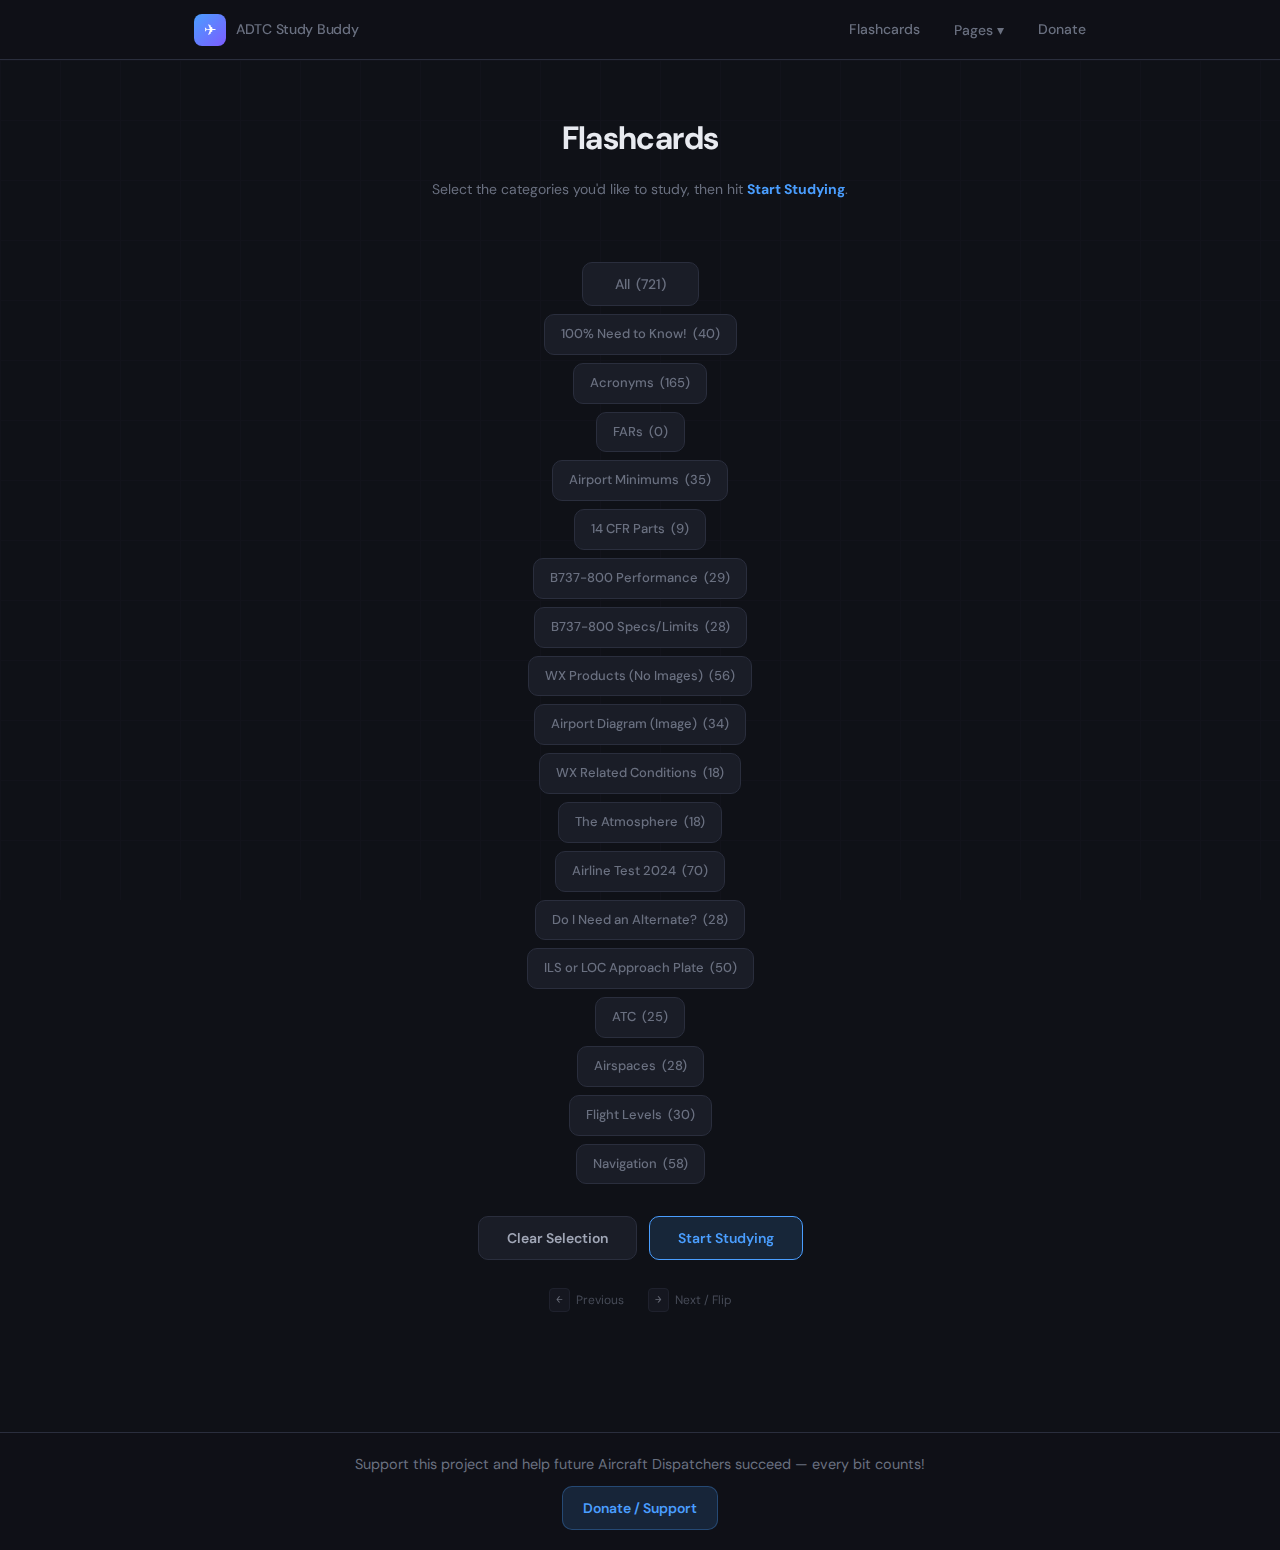
<file: flashcards.html>
<!DOCTYPE html>
<html lang="en">
<head>
  <meta charset="UTF-8">
  <title>Flashcards — ADTC Study Buddy</title>
  <link rel="stylesheet" href="flash.css">
</head>
<body>
  <div id="header-placeholder"></div>
  <script type="module">
    import { loadHeader } from './js/header.js';
    loadHeader().catch(console.error);
  </script>

<div class="open-layout">

  <h1 class="page-title">Flashcards</h1>
  <p class="page-subtitle">Select the categories you'd like to study, then hit <strong style="color:var(--accent)">Start Studying</strong>.</p>

  <!-- Category pills — flash.js will inject labels here -->
  <div class="category-bar" id="categoryBar">
    <div class="category-section" id="categorySection">
      <!-- flash.js injects checkboxes here -->
    </div>
  </div>

  <!-- Action buttons -->
  <div class="action-row">
    <button class="action-btn" onclick="uncheckAll()">Clear Selection</button>
    <button class="action-btn primary" onclick="startSelectedStudy()">Start Studying</button>
  </div>

  <!-- Progress bar (hidden until studying) -->
  <div class="progress-row" id="progressRow" style="display:none;">
    <span class="progress-text" id="progressText"></span>
    <div class="progress-track">
      <div class="progress-fill" id="progressFill" style="width:0%"></div>
    </div>
  </div>

  <!-- Flashcard -->
  <div class="flashcard-row" id="flashcardRow">
    <div class="flashcard" id="flashcard">
      <div class="card-content" id="cardContent"></div>
      <div class="click-zone left"  onclick="handleClickZone('backward')" title="Back"></div>
      <div class="click-zone right" onclick="handleClickZone('forward')"  title="Forward"></div>
    </div>
    <div class="card-controls-row">
      <span class="progress-text" id="progressIndicator"></span>
    </div>
  </div>

  <!-- Keyboard hints -->
  <div class="keyboard-hints">
    <span><kbd>←</kbd> Previous</span>
    <span><kbd>→</kbd> Next / Flip</span>
  </div>

</div>

  <script>
    function uncheckAll() {
      document.querySelectorAll('.category-section input').forEach(cb => cb.checked = false);
      document.querySelectorAll('.category-section label').forEach(l => l.classList.remove('selected'));
    }
    window.uncheckAll = uncheckAll;
  </script>

  <script type="module" src="flash.js"></script>

  <div id="footer-placeholder"></div>
  <script type="module">
    import { loadFooter } from './js/footer.js';
    loadFooter().catch(console.error);
  </script>
</body>
</html>
</file>
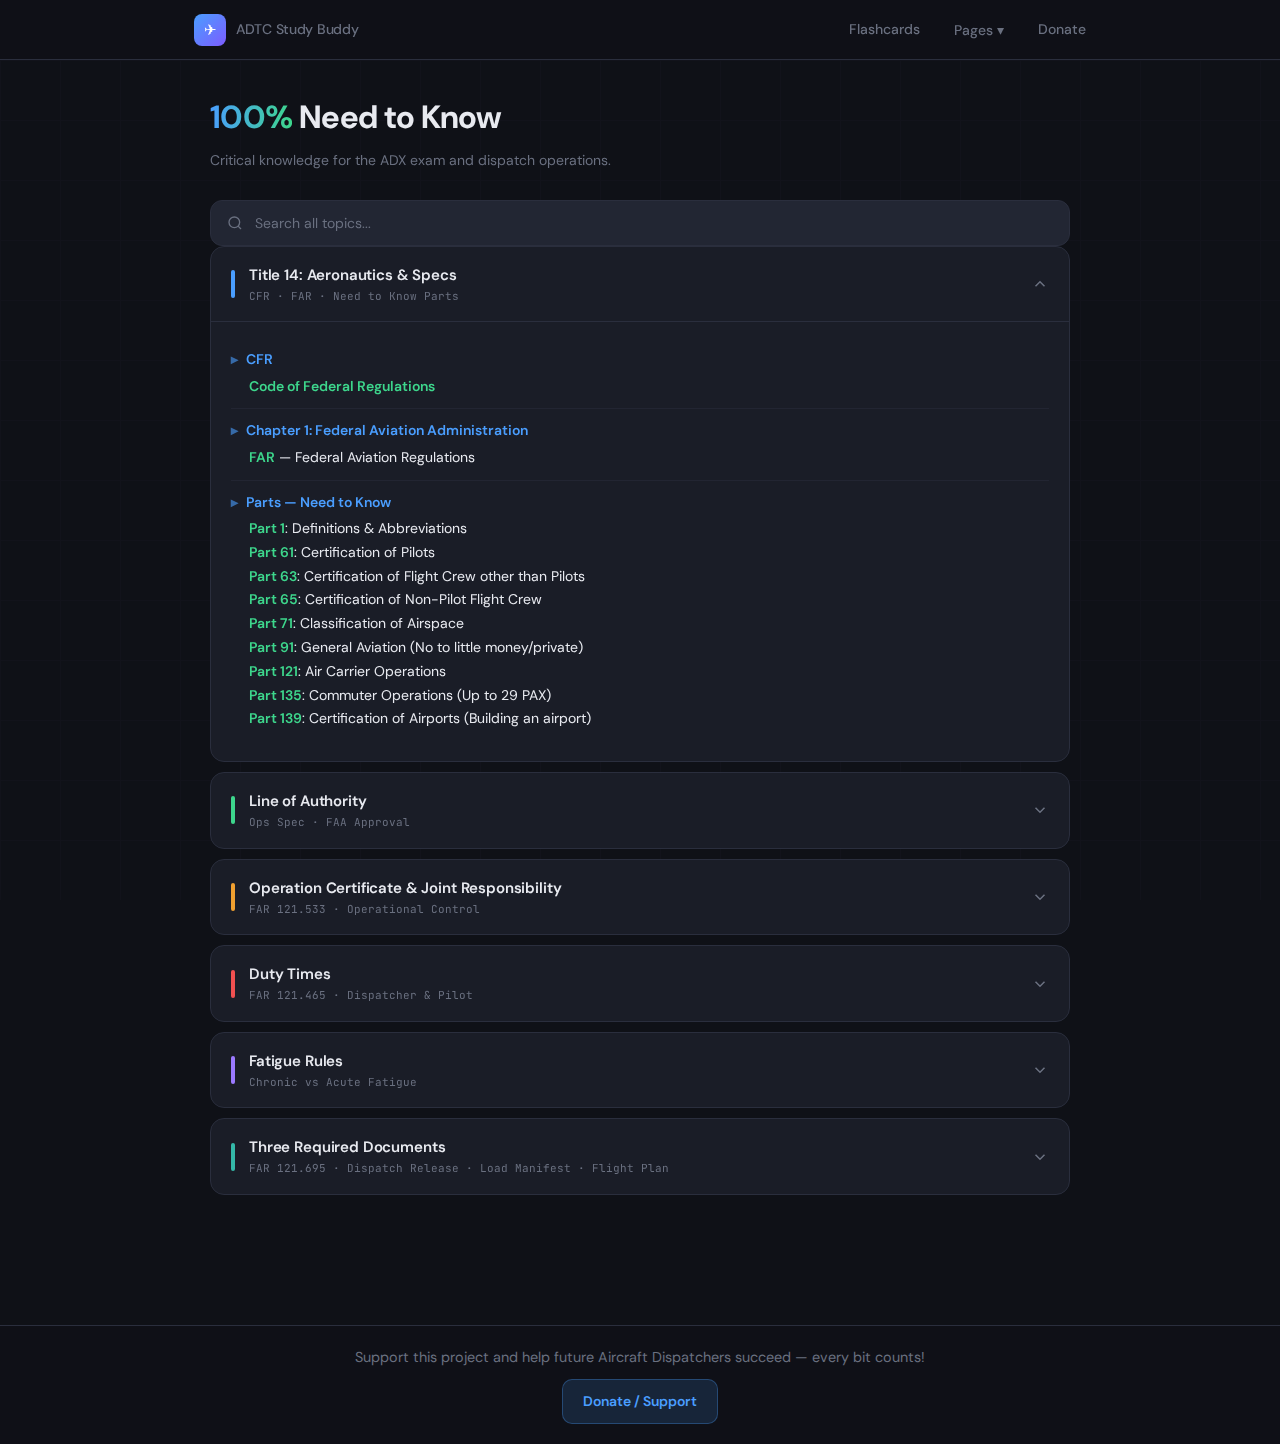
<file: needtoknow.html>
<!DOCTYPE html>
<html lang="en">
<head>
  <meta charset="UTF-8">
  <title>100% Need to Know — ADTC Study Buddy</title>
  <link rel="stylesheet" href="flash.css">
</head>
<body>
  <div id="header-placeholder"></div>
  <script type="module">
    import { loadHeader } from './js/header.js';
    loadHeader().catch(console.error);
  </script>

<div class="open-layout">

  <!-- Page header -->
  <div class="ntk-page-header">
    <h1><span class="hl">100%</span> Need to Know</h1>
    <p>Critical knowledge for the ADX exam and dispatch operations.</p>
  </div>

  <!-- Search -->
  <div class="ntk-search">
    <svg viewBox="0 0 24 24" fill="none" stroke="currentColor" stroke-width="2"><circle cx="11" cy="11" r="8"/><path d="M21 21l-4.35-4.35"/></svg>
    <input type="text" placeholder="Search all topics..." id="ntkSearch">
  </div>

  <!-- Section 1: CFR Parts -->
  <div class="accordion-section open">
    <div class="accordion-header" onclick="this.parentElement.classList.toggle('open')">
      <div class="accordion-bar blue"></div>
      <div class="accordion-info">
        <div class="accordion-title">Title 14: Aeronautics & Specs</div>
        <div class="accordion-meta">CFR · FAR · Need to Know Parts</div>
      </div>
      <svg class="accordion-chevron" viewBox="0 0 24 24" fill="none" stroke="currentColor" stroke-width="2"><path d="M6 9l6 6 6-6"/></svg>
    </div>
    <div class="accordion-body">
      <div class="accordion-inner">
        <div class="ntk-item">
          <div class="ntk-item-q">CFR</div>
          <div class="ntk-item-a"><strong>Code of Federal Regulations</strong></div>
        </div>
        <div class="ntk-item">
          <div class="ntk-item-q">Chapter 1: Federal Aviation Administration</div>
          <div class="ntk-item-a"><strong>FAR</strong> — Federal Aviation Regulations</div>
        </div>
        <div class="ntk-item">
          <div class="ntk-item-q">Parts — Need to Know</div>
          <div class="ntk-item-a">
            <strong>Part 1</strong>: Definitions & Abbreviations<br>
            <strong>Part 61</strong>: Certification of Pilots<br>
            <strong>Part 63</strong>: Certification of Flight Crew other than Pilots<br>
            <strong>Part 65</strong>: Certification of Non-Pilot Flight Crew<br>
            <strong>Part 71</strong>: Classification of Airspace<br>
            <strong>Part 91</strong>: General Aviation (No to little money/private)<br>
            <strong>Part 121</strong>: Air Carrier Operations<br>
            <strong>Part 135</strong>: Commuter Operations (Up to 29 PAX)<br>
            <strong>Part 139</strong>: Certification of Airports (Building an airport)
          </div>
        </div>
      </div>
    </div>
  </div>

  <!-- Section 2: Line of Authority -->
  <div class="accordion-section">
    <div class="accordion-header" onclick="this.parentElement.classList.toggle('open')">
      <div class="accordion-bar green"></div>
      <div class="accordion-info">
        <div class="accordion-title">Line of Authority</div>
        <div class="accordion-meta">Ops Spec · FAA Approval</div>
      </div>
      <svg class="accordion-chevron" viewBox="0 0 24 24" fill="none" stroke="currentColor" stroke-width="2"><path d="M6 9l6 6 6-6"/></svg>
    </div>
    <div class="accordion-body">
      <div class="accordion-inner">
        <div class="ntk-item">
          <div class="ntk-item-q">Ops Spec process</div>
          <div class="ntk-item-a">
            1. Ops Spec is created by an airline<br>
            2. Draft of Ops Spec is given to FAA<br>
            3. FAA reads airline's Ops Spec<br>
            4. FAA approves airline's Ops Spec
          </div>
        </div>
      </div>
    </div>
  </div>

  <!-- Section 3: Operation Certificate -->
  <div class="accordion-section">
    <div class="accordion-header" onclick="this.parentElement.classList.toggle('open')">
      <div class="accordion-bar amber"></div>
      <div class="accordion-info">
        <div class="accordion-title">Operation Certificate & Joint Responsibility</div>
        <div class="accordion-meta">FAR 121.533 · Operational Control</div>
      </div>
      <svg class="accordion-chevron" viewBox="0 0 24 24" fill="none" stroke="currentColor" stroke-width="2"><path d="M6 9l6 6 6-6"/></svg>
    </div>
    <div class="accordion-body">
      <div class="accordion-inner">
        <div class="ntk-item">
          <div class="ntk-item-q">Operational Control</div>
          <div class="ntk-item-a">Exercising the authority to <strong>Initiate</strong>, <strong>Conduct</strong>, or <strong>Terminate</strong> flights.</div>
        </div>
        <div class="ntk-item">
          <div class="ntk-item-q">Joint Responsibility — Initiate (PIC & Dispatch)</div>
          <div class="ntk-item-a">
            Preflight Planning<br>
            Delay<br>
            Dispatch Release
          </div>
        </div>
        <div class="ntk-item">
          <div class="ntk-item-q">Pilot in Command — Conduct</div>
          <div class="ntk-item-a">
            Safety of Passengers<br>
            Cargo<br>
            Crew<br>
            Aircraft
          </div>
        </div>
        <div class="ntk-item">
          <div class="ntk-item-q">Dispatch — Conduct</div>
          <div class="ntk-item-a">
            Monitor Flight Progress<br>
            Issue Safety Information<br>
            Cancel or Redispatch
          </div>
        </div>
      </div>
    </div>
  </div>

  <!-- Section 4: Duty Times -->
  <div class="accordion-section">
    <div class="accordion-header" onclick="this.parentElement.classList.toggle('open')">
      <div class="accordion-bar red"></div>
      <div class="accordion-info">
        <div class="accordion-title">Duty Times</div>
        <div class="accordion-meta">FAR 121.465 · Dispatcher & Pilot</div>
      </div>
      <svg class="accordion-chevron" viewBox="0 0 24 24" fill="none" stroke="currentColor" stroke-width="2"><path d="M6 9l6 6 6-6"/></svg>
    </div>
    <div class="accordion-body">
      <div class="accordion-inner">
        <div class="ntk-item">
          <div class="ntk-item-q">Dispatcher Duty Times <code>FAR 121.465</code></div>
          <div class="ntk-item-a">
            <strong>10 hours</strong> scheduled/shift<br>
            <strong>8 hours</strong> rest between shifts<br>
            <strong>1 day off</strong> per week (24 hours every 7 days)<br>
            5 hours of jumpseating per year +1 hour per landing (up to half of requirement)
          </div>
        </div>
        <div class="ntk-item">
          <div class="ntk-item-q">Pilot Duty Times</div>
          <div class="ntk-item-a">
            <strong>190</strong> flight duty period per 672 hours<br>
            <strong>14</strong> max hours in short-call reserve<br>
            <strong>2 hours</strong> flight duty period can be extended due to unforeseen circumstances (on the ground) — in the air, as long as it takes
          </div>
        </div>
      </div>
    </div>
  </div>

  <!-- Section 5: Fatigue Rules -->
  <div class="accordion-section">
    <div class="accordion-header" onclick="this.parentElement.classList.toggle('open')">
      <div class="accordion-bar purple"></div>
      <div class="accordion-info">
        <div class="accordion-title">Fatigue Rules</div>
        <div class="accordion-meta">Chronic vs Acute Fatigue</div>
      </div>
      <svg class="accordion-chevron" viewBox="0 0 24 24" fill="none" stroke="currentColor" stroke-width="2"><path d="M6 9l6 6 6-6"/></svg>
    </div>
    <div class="accordion-body">
      <div class="accordion-inner">
        <div class="ntk-item">
          <div class="ntk-item-q">Chronic Fatigue</div>
          <div class="ntk-item-a">Not enough rest day after day. Solution: <strong>Several nights of extended rest</strong></div>
        </div>
        <div class="ntk-item">
          <div class="ntk-item-q">Acute Fatigue</div>
          <div class="ntk-item-a">Not enough rest over one night. Solution: <strong>One night of extended rest</strong></div>
        </div>
      </div>
    </div>
  </div>

  <!-- Section 6: Three Required Documents -->
  <div class="accordion-section">
    <div class="accordion-header" onclick="this.parentElement.classList.toggle('open')">
      <div class="accordion-bar teal"></div>
      <div class="accordion-info">
        <div class="accordion-title">Three Required Documents</div>
        <div class="accordion-meta">FAR 121.695 · Dispatch Release · Load Manifest · Flight Plan</div>
      </div>
      <svg class="accordion-chevron" viewBox="0 0 24 24" fill="none" stroke="currentColor" stroke-width="2"><path d="M6 9l6 6 6-6"/></svg>
    </div>
    <div class="accordion-body">
      <div class="accordion-inner">
        <div class="ntk-item">
          <div class="ntk-item-q">Dispatch Release — FATWIVES</div>
          <div class="ntk-item-a">
            <strong>F</strong>uel (Minimum Supply)<br>
            <strong>A</strong>irports<br>
            <strong>T</strong>rip or Tail #<br>
            <strong>W</strong>eather Package<br>
            <strong>I</strong>FR (Instrument Flight Rules)<br>
            <strong>V</strong>FR (Visual Flight Rules)<br>
            <strong>E</strong>TOPS/ETP<br>
            <strong>S</strong>ignatures (PIC & DX)
          </div>
        </div>
        <div class="ntk-item">
          <div class="ntk-item-q">Load Manifest</div>
          <div class="ntk-item-a">
            AC Weight<br>
            Fuel<br>
            Cargo<br>
            Crewmembers<br>
            Passengers
          </div>
        </div>
        <div class="ntk-item">
          <div class="ntk-item-q">Flight Plan</div>
          <div class="ntk-item-a">Route of flight: e.g., <code>KSAN.SID.DCT.WAYPT.DCT.STAR.KDAL</code></div>
        </div>
      </div>
    </div>
  </div>

</div>

<!-- Search functionality -->
<script>
  document.getElementById('ntkSearch').addEventListener('input', (e) => {
    const q = e.target.value.toLowerCase();
    document.querySelectorAll('.accordion-section').forEach(s => {
      const match = s.textContent.toLowerCase().includes(q);
      s.style.display = match ? '' : 'none';
      if (match && q.length > 0) s.classList.add('open');
    });
  });
</script>

  <div id="footer-placeholder"></div>
  <script type="module">
    import { loadFooter } from './js/footer.js';
    loadFooter().catch(console.error);
  </script>
</body>
</html>
</file>
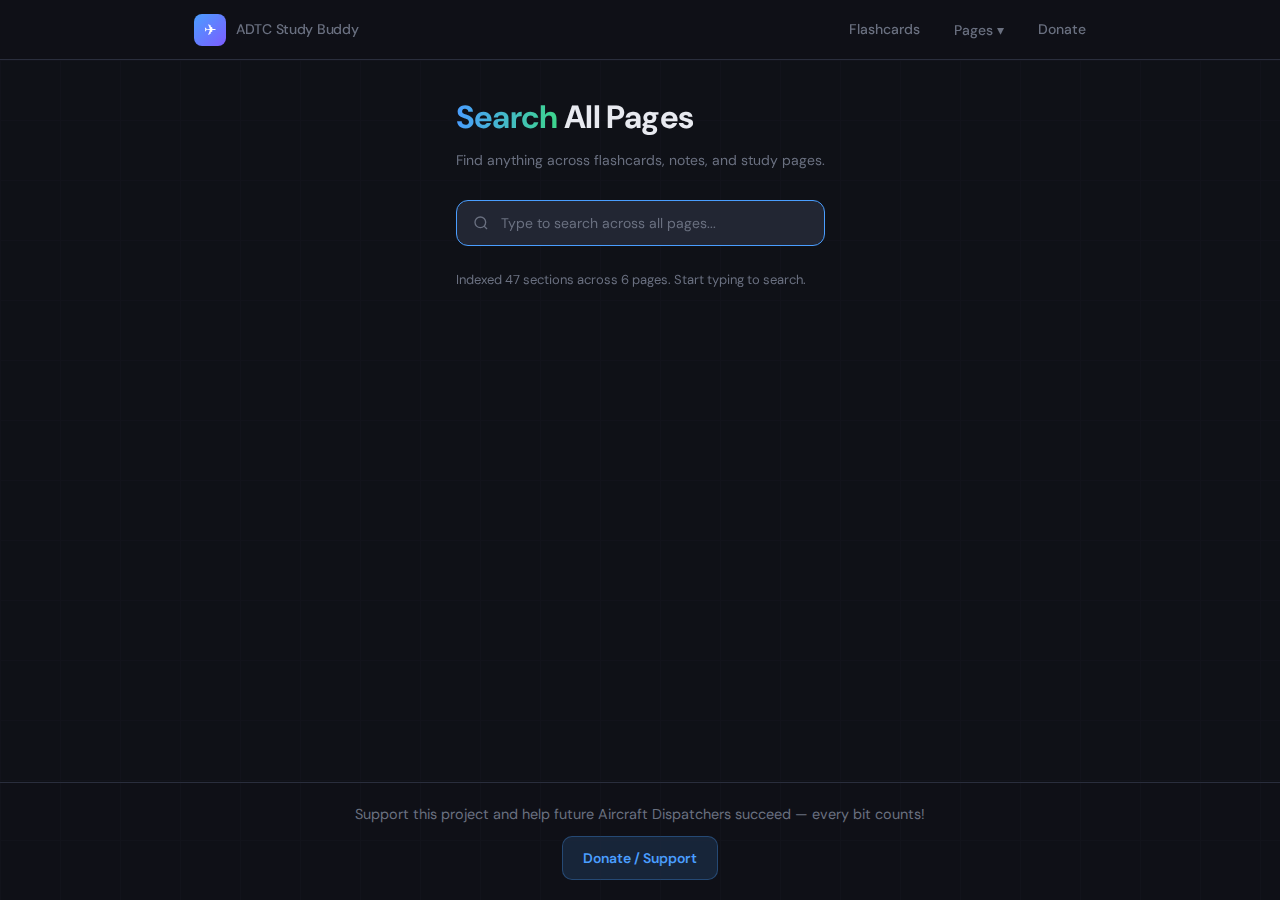
<file: search.html>
<!DOCTYPE html>
<html lang="en">
<head>
  <meta charset="UTF-8">
  <title>Search — ADTC Study Buddy</title>
  <link rel="stylesheet" href="flash.css">
  <meta name="viewport" content="width=device-width, initial-scale=1">
</head>
<body>
  <div id="header-placeholder"></div>
  <script type="module">
    import { loadHeader } from './js/header.js';
    loadHeader().catch(console.error);
  </script>

<div class="open-layout">

  <div class="ntk-page-header">
    <h1><span class="hl">Search</span> All Pages</h1>
    <p>Find anything across flashcards, notes, and study pages.</p>
  </div>

  <!-- Search input -->
  <div class="ntk-toolbar">
    <div class="ntk-search" style="flex:1;">
      <svg viewBox="0 0 24 24" fill="none" stroke="currentColor" stroke-width="2"><circle cx="11" cy="11" r="8"/><path d="M21 21l-4.35-4.35"/></svg>
      <input type="text" placeholder="Type to search across all pages..." id="globalSearch" autofocus>
    </div>
  </div>

  <!-- Status -->
  <div id="searchStatus" style="font-size:13px; color:var(--text-dim); margin-bottom:20px;">
    Loading pages...
  </div>

  <!-- Results -->
  <div id="searchResults"></div>

</div>

<script>
(async () => {
  // Pages to index — add new pages here
  const pages = [
    { url: 'needtoknow.html',          title: '100% Need to Know',  icon: '§' },
    { url: 'daytoday1.html',           title: 'Day to Day #1',      icon: '☁' },
    { url: 'cloudvisualization.html',   title: 'Cloud Visualization', icon: '☁' },
    { url: 'technical.html',           title: 'Technical',           icon: '⚙' },
    { url: 'atcflightplan.html',       title: 'ATC Flight Plan',     icon: '✈' },
  ];

  const barColors = ['blue', 'green', 'amber', 'red', 'purple', 'teal'];
  const index = [];

  // Fetch and parse each page
  for (const page of pages) {
    try {
      const resp = await fetch(page.url);
      if (!resp.ok) continue;
      const html = await resp.text();

      const parser = new DOMParser();
      const doc = parser.parseFromString(html, 'text/html');

      // Index accordion sections
      const sections = doc.querySelectorAll('.accordion-section');
      if (sections.length) {
        sections.forEach(section => {
          const titleEl = section.querySelector('.accordion-title');
          const metaEl = section.querySelector('.accordion-meta');
          const bodyEl = section.querySelector('.accordion-inner');

          const sectionTitle = titleEl ? titleEl.textContent.trim() : '';
          const sectionMeta = metaEl ? metaEl.textContent.trim() : '';
          const sectionBody = bodyEl ? bodyEl.textContent.trim() : '';

          // Get individual items
          const items = [];
          section.querySelectorAll('.ntk-item').forEach(item => {
            const q = item.querySelector('.ntk-item-q');
            const a = item.querySelector('.ntk-item-a');
            items.push({
              question: q ? q.textContent.trim() : '',
              answer: a ? a.textContent.trim() : ''
            });
          });

          index.push({
            page: page.title,
            url: page.url,
            icon: page.icon,
            sectionTitle,
            sectionMeta,
            fullText: (sectionTitle + ' ' + sectionMeta + ' ' + sectionBody).toLowerCase(),
            items
          });
        });
      }

      // Also index any .content .box sections (legacy pages)
      const boxes = doc.querySelectorAll('.box');
      if (boxes.length && !sections.length) {
        boxes.forEach(box => {
          const text = box.textContent.trim();
          if (text.length < 5) return;
          const heading = box.querySelector('strong, h2, h3');
          index.push({
            page: page.title,
            url: page.url,
            icon: page.icon,
            sectionTitle: heading ? heading.textContent.trim() : page.title,
            sectionMeta: '',
            fullText: text.toLowerCase(),
            items: []
          });
        });
      }

    } catch (err) {
      console.warn('Could not index:', page.url, err);
    }
  }

  // Also index flashcard data
  try {
    const flashMod = await import('./flash.js').catch(() => null);
    // Flash.js is self-executing so we can't import its data directly
    // Instead, index the flashcard JS files directly
    const flashFiles = [
      'needtoknow', 'acronyms', 'fars', 'airportminimums', 'cfrparts',
      'acperformance', 'b738specslimits', 'wxproductsnoimages', 'airportdiagram',
      'weatherrelatedconditions', 'theatmosphere', 'envoytest2024', 'tafalternates',
      'ilslocapproach', 'atc', 'airspace', 'flightlevels', 'navigation'
    ];

    const prettyNames = {
      needtoknow: '100% Need to Know!', acronyms: 'Acronyms', fars: 'FARs',
      airportminimums: 'Airport Minimums', cfrparts: '14 CFR Parts',
      acperformance: 'B737-800 Performance', b738specslimits: 'B737-800 Specs/Limits',
      wxproductsnoimages: 'WX Products', airportdiagram: 'Airport Diagram',
      weatherrelatedconditions: 'WX Related Conditions', theatmosphere: 'The Atmosphere',
      envoytest2024: 'Airline Test 2024', tafalternates: 'Do I Need an Alternate?',
      ilslocapproach: 'ILS or LOC Approach Plate', atc: 'ATC',
      airspace: 'Airspaces', flightlevels: 'Flight Levels', navigation: 'Navigation'
    };

    for (const key of flashFiles) {
      try {
        const m = await import(`./flashcards/${key}.js`);
        const cards = m[key] ?? m.default ?? [];
        if (!cards.length) continue;

        const allText = cards.map(c => {
          const strip = (html) => {
            const d = document.createElement('div');
            d.innerHTML = html || '';
            return d.textContent || '';
          };
          return strip(c.front) + ' ' + strip(c.back);
        }).join(' ');

        index.push({
          page: 'Flashcards',
          url: 'flashcards.html',
          icon: '🃏',
          sectionTitle: prettyNames[key] || key,
          sectionMeta: cards.length + ' cards',
          fullText: allText.toLowerCase(),
          items: cards.slice(0, 5).map(c => {
            const strip = (html) => {
              const d = document.createElement('div');
              d.innerHTML = html || '';
              return d.textContent || '';
            };
            return { question: strip(c.front).substring(0, 120), answer: strip(c.back).substring(0, 120) };
          })
        });
      } catch (e) { /* skip failed imports */ }
    }
  } catch (e) { /* skip flashcard indexing if it fails */ }

  const statusEl = document.getElementById('searchStatus');
  const resultsEl = document.getElementById('searchResults');
  const searchInput = document.getElementById('globalSearch');

  statusEl.textContent = `Indexed ${index.length} sections across ${pages.length + 1} pages. Start typing to search.`;

  function highlightMatch(text, query) {
    if (!query) return text;
    const escaped = query.replace(/[.*+?^${}()|[\]\\]/g, '\\$&');
    const regex = new RegExp(`(${escaped})`, 'gi');
    return text.replace(regex, '<mark style="background:var(--accent-glow); color:var(--accent); padding:1px 3px; border-radius:3px;">$1</mark>');
  }

  function renderResults(query) {
    if (!query || query.length < 2) {
      resultsEl.innerHTML = '';
      statusEl.textContent = `Indexed ${index.length} sections across ${pages.length + 1} pages. Start typing to search.`;
      return;
    }

    const q = query.toLowerCase();
    const matches = index.filter(entry => entry.fullText.includes(q));

    statusEl.textContent = `${matches.length} result${matches.length !== 1 ? 's' : ''} for "${query}"`;

    if (!matches.length) {
      resultsEl.innerHTML = `
        <div style="text-align:center; padding:40px 20px; color:var(--text-dim);">
          <div style="font-size:32px; margin-bottom:12px;">🔍</div>
          <div style="font-size:15px;">No results found for "<strong style="color:var(--text);">${query}</strong>"</div>
          <div style="font-size:13px; margin-top:6px;">Try different keywords or check your spelling.</div>
        </div>`;
      return;
    }

    // Group by page
    const grouped = {};
    matches.forEach(m => {
      if (!grouped[m.page]) grouped[m.page] = { url: m.url, icon: m.icon, sections: [] };
      grouped[m.page].sections.push(m);
    });

    let html = '';
    let colorIdx = 0;

    for (const [pageName, data] of Object.entries(grouped)) {
      const color = barColors[colorIdx % barColors.length];
      colorIdx++;

      html += `<div class="accordion-section open" style="margin-bottom:10px;">
        <div class="accordion-header" onclick="this.parentElement.classList.toggle('open')">
          <div class="accordion-bar ${color}"></div>
          <div class="accordion-info">
            <div class="accordion-title">${pageName}</div>
            <div class="accordion-meta">${data.sections.length} matching section${data.sections.length !== 1 ? 's' : ''}</div>
          </div>
          <a href="${data.url}" style="font-size:12px; color:var(--accent); text-decoration:none; padding:6px 12px; border:1px solid var(--accent); border-radius:6px; flex-shrink:0; margin-right:10px;" onclick="event.stopPropagation();">Go to page →</a>
          <svg class="accordion-chevron" viewBox="0 0 24 24" fill="none" stroke="currentColor" stroke-width="2"><path d="M6 9l6 6 6-6"/></svg>
        </div>
        <div class="accordion-body">
          <div class="accordion-inner">`;

      data.sections.forEach(section => {
        html += `<div class="ntk-item" style="padding:12px 0;">
          <div class="ntk-item-q">${highlightMatch(section.sectionTitle, query)}</div>`;

        if (section.sectionMeta) {
          html += `<div style="font-family:'JetBrains Mono',monospace; font-size:11px; color:var(--text-dim); padding-left:18px; margin-bottom:6px;">${section.sectionMeta}</div>`;
        }

        // Show matching items (up to 3)
        const matchingItems = section.items.filter(item =>
          item.question.toLowerCase().includes(q) || item.answer.toLowerCase().includes(q)
        ).slice(0, 3);

        if (matchingItems.length) {
          matchingItems.forEach(item => {
            html += `<div style="padding-left:18px; margin-top:6px; font-size:13px; line-height:1.6;">
              <span style="color:var(--text-mid);">${highlightMatch(item.question.substring(0, 100), query)}</span>`;
            if (item.answer) {
              html += `<br><span style="color:var(--text-dim);">${highlightMatch(item.answer.substring(0, 120), query)}</span>`;
            }
            html += `</div>`;
          });
        }

        html += `</div>`;
      });

      html += `</div></div></div>`;
    }

    resultsEl.innerHTML = html;
  }

  // Search on input
  let debounceTimer;
  searchInput.addEventListener('input', (e) => {
    clearTimeout(debounceTimer);
    debounceTimer = setTimeout(() => renderResults(e.target.value.trim()), 150);
  });

  // Support ?q= URL parameter
  const urlParams = new URLSearchParams(window.location.search);
  const initialQuery = urlParams.get('q');
  if (initialQuery) {
    searchInput.value = initialQuery;
    // Small delay to let index finish building
    setTimeout(() => renderResults(initialQuery), 100);
  }
})();
</script>

  <div id="footer-placeholder"></div>
  <script type="module">
    import { loadFooter } from './js/footer.js';
    loadFooter().catch(console.error);
  </script>
</body>
</html>
</file>
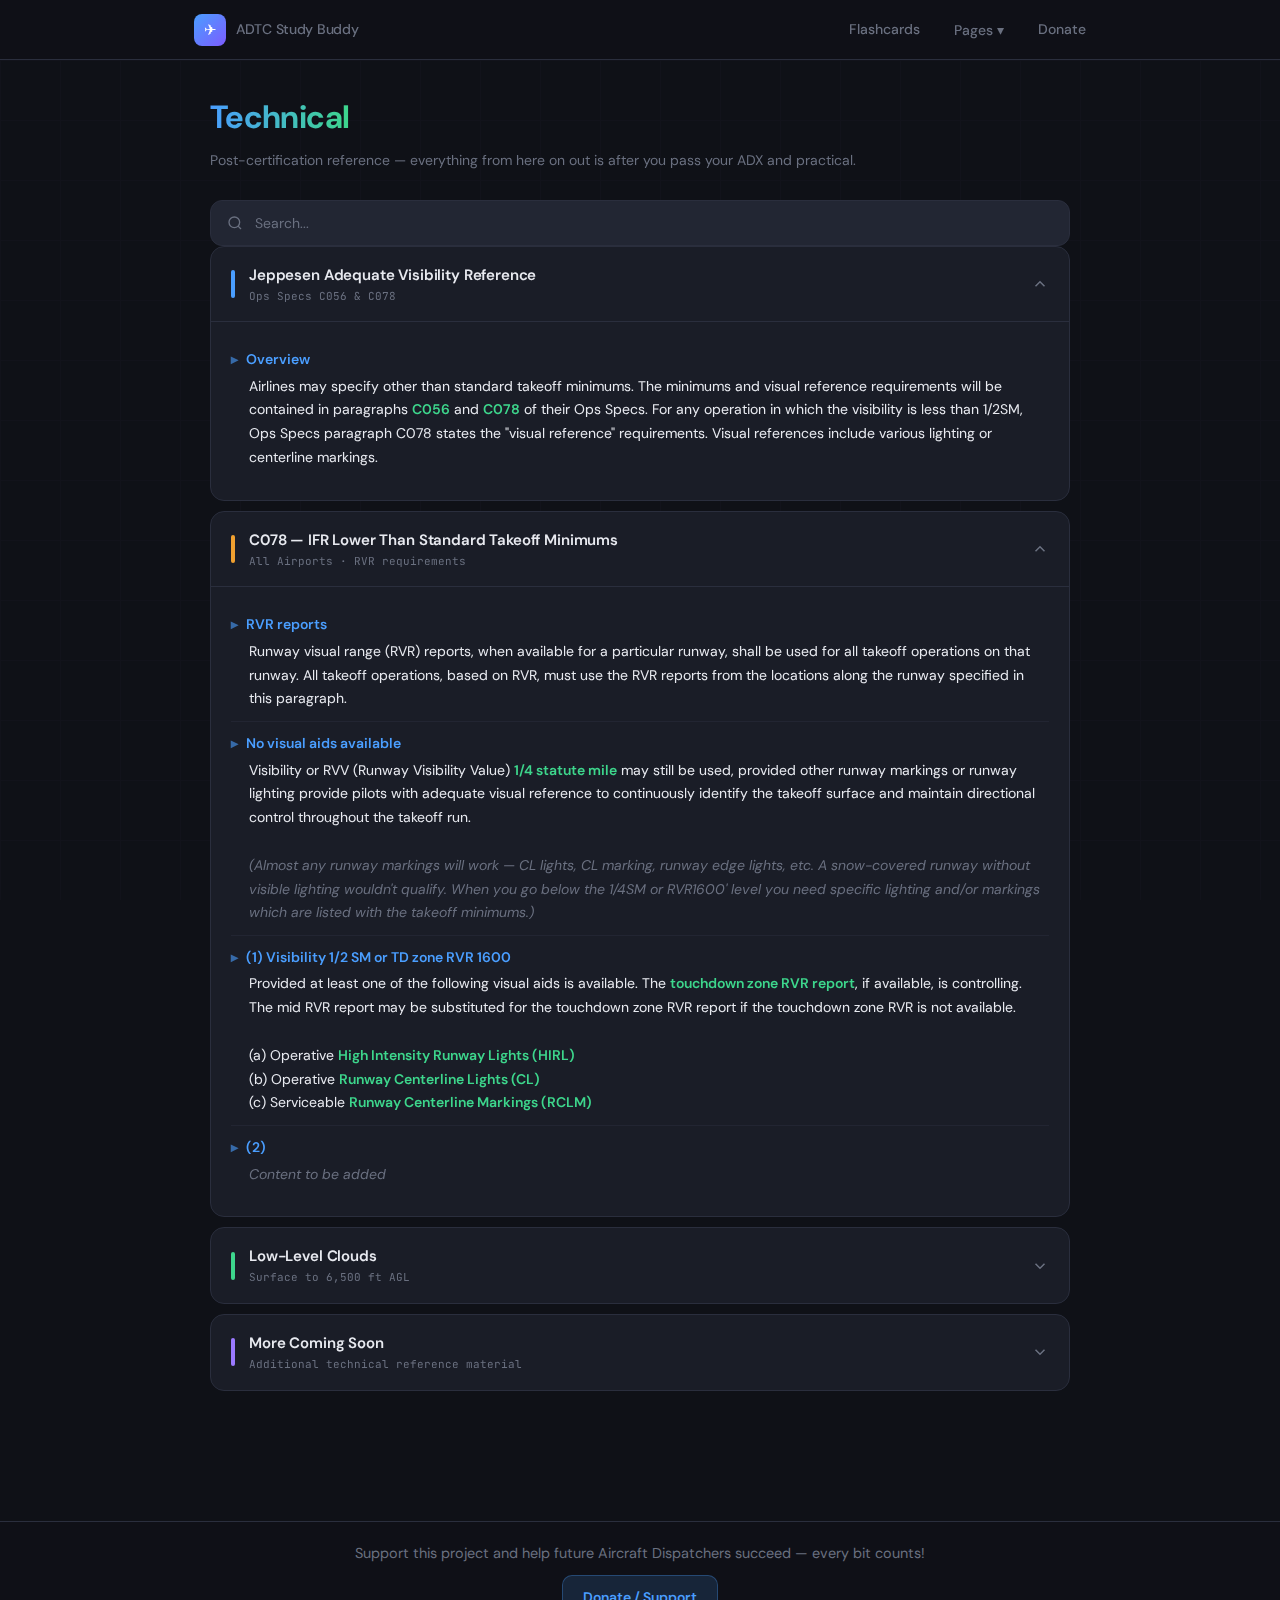
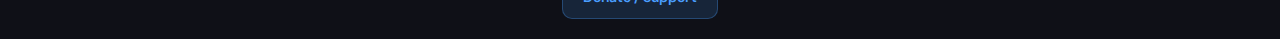
<file: technical.html>
<!DOCTYPE html>
<html lang="en">
<head>
  <meta charset="UTF-8">
  <title>Technical — ADTC Study Buddy</title>
  <link rel="stylesheet" href="flash.css">
  <meta name="viewport" content="width=device-width, initial-scale=1">
</head>
<body>
  <div id="header-placeholder"></div>
  <script type="module">
    import { loadHeader } from './js/header.js';
    loadHeader().catch(console.error);
  </script>

<div class="open-layout">

  <div class="ntk-page-header">
    <h1><span class="hl">Technical</span></h1>
    <p>Post-certification reference — everything from here on out is after you pass your ADX and practical.</p>
  </div>

  <div class="ntk-search">
    <svg viewBox="0 0 24 24" fill="none" stroke="currentColor" stroke-width="2"><circle cx="11" cy="11" r="8"/><path d="M21 21l-4.35-4.35"/></svg>
    <input type="text" placeholder="Search..." id="ntkSearch">
  </div>

  <!-- Jeppesen Adequate Visibility -->
  <div class="accordion-section open">
    <div class="accordion-header" onclick="this.parentElement.classList.toggle('open')">
      <div class="accordion-bar blue"></div>
      <div class="accordion-info">
        <div class="accordion-title">Jeppesen Adequate Visibility Reference</div>
        <div class="accordion-meta">Ops Specs C056 & C078</div>
      </div>
      <svg class="accordion-chevron" viewBox="0 0 24 24" fill="none" stroke="currentColor" stroke-width="2"><path d="M6 9l6 6 6-6"/></svg>
    </div>
    <div class="accordion-body">
      <div class="accordion-inner">
        <div class="ntk-item">
          <div class="ntk-item-q">Overview</div>
          <div class="ntk-item-a">Airlines may specify other than standard takeoff minimums. The minimums and visual reference requirements will be contained in paragraphs <strong>C056</strong> and <strong>C078</strong> of their Ops Specs. For any operation in which the visibility is less than 1/2SM, Ops Specs paragraph C078 states the "visual reference" requirements. Visual references include various lighting or centerline markings.</div>
        </div>
      </div>
    </div>
  </div>

  <!-- C078 -->
  <div class="accordion-section open">
    <div class="accordion-header" onclick="this.parentElement.classList.toggle('open')">
      <div class="accordion-bar amber"></div>
      <div class="accordion-info">
        <div class="accordion-title">C078 — IFR Lower Than Standard Takeoff Minimums</div>
        <div class="accordion-meta">All Airports · RVR requirements</div>
      </div>
      <svg class="accordion-chevron" viewBox="0 0 24 24" fill="none" stroke="currentColor" stroke-width="2"><path d="M6 9l6 6 6-6"/></svg>
    </div>
    <div class="accordion-body">
      <div class="accordion-inner">
        <div class="ntk-item">
          <div class="ntk-item-q">RVR reports</div>
          <div class="ntk-item-a">Runway visual range (RVR) reports, when available for a particular runway, shall be used for all takeoff operations on that runway. All takeoff operations, based on RVR, must use the RVR reports from the locations along the runway specified in this paragraph.</div>
        </div>
        <div class="ntk-item">
          <div class="ntk-item-q">No visual aids available</div>
          <div class="ntk-item-a">Visibility or RVV (Runway Visibility Value) <strong>1/4 statute mile</strong> may still be used, provided other runway markings or runway lighting provide pilots with adequate visual reference to continuously identify the takeoff surface and maintain directional control throughout the takeoff run.<br><br><em style="color:var(--text-dim);">(Almost any runway markings will work — CL lights, CL marking, runway edge lights, etc. A snow-covered runway without visible lighting wouldn't qualify. When you go below the 1/4SM or RVR1600' level you need specific lighting and/or markings which are listed with the takeoff minimums.)</em></div>
        </div>
        <div class="ntk-item">
          <div class="ntk-item-q">(1) Visibility 1/2 SM or TD zone RVR 1600</div>
          <div class="ntk-item-a">Provided at least one of the following visual aids is available. The <strong>touchdown zone RVR report</strong>, if available, is controlling. The mid RVR report may be substituted for the touchdown zone RVR report if the touchdown zone RVR is not available.<br><br>
            (a) Operative <strong>High Intensity Runway Lights (HIRL)</strong><br>
            (b) Operative <strong>Runway Centerline Lights (CL)</strong><br>
            (c) Serviceable <strong>Runway Centerline Markings (RCLM)</strong>
          </div>
        </div>
        <div class="ntk-item">
          <div class="ntk-item-q">(2)</div>
          <div class="ntk-item-a" style="color:var(--text-dim); font-style:italic;">Content to be added</div>
        </div>
      </div>
    </div>
  </div>

  <!-- Low-Level Clouds reference -->
  <div class="accordion-section">
    <div class="accordion-header" onclick="this.parentElement.classList.toggle('open')">
      <div class="accordion-bar green"></div>
      <div class="accordion-info">
        <div class="accordion-title">Low-Level Clouds</div>
        <div class="accordion-meta">Surface to 6,500 ft AGL</div>
      </div>
      <svg class="accordion-chevron" viewBox="0 0 24 24" fill="none" stroke="currentColor" stroke-width="2"><path d="M6 9l6 6 6-6"/></svg>
    </div>
    <div class="accordion-body">
      <div class="accordion-inner">
        <div class="ntk-item">
          <div class="ntk-item-q">Composition & behavior</div>
          <div class="ntk-item-a">Clouds found around this altitude are mostly made of water droplets, sometimes supercooled. These clouds can cause <strong>icing</strong> — bad news for pilots. Low clouds reduce visibility, create low ceilings, and shift rapidly, often grounding VFR flights.</div>
        </div>
        <div class="ntk-item">
          <div class="ntk-item-q">Examples</div>
          <div class="ntk-item-a"><strong>Stratus</strong>, <strong>Stratocumulus</strong>, <strong>Nimbostratus</strong></div>
        </div>
        <div class="ntk-item">
          <div class="ntk-item-q">Impact</div>
          <div class="ntk-item-a">Poor visibility, potential icing, low ceilings</div>
        </div>
      </div>
    </div>
  </div>

  <!-- Placeholder sections for future content -->
  <div class="accordion-section">
    <div class="accordion-header" onclick="this.parentElement.classList.toggle('open')">
      <div class="accordion-bar purple"></div>
      <div class="accordion-info">
        <div class="accordion-title">More Coming Soon</div>
        <div class="accordion-meta">Additional technical reference material</div>
      </div>
      <svg class="accordion-chevron" viewBox="0 0 24 24" fill="none" stroke="currentColor" stroke-width="2"><path d="M6 9l6 6 6-6"/></svg>
    </div>
    <div class="accordion-body">
      <div class="accordion-inner">
        <div class="ntk-item">
          <div class="ntk-item-a" style="color:var(--text-dim); font-style:italic; padding-left:0;">This section will be expanded with additional post-certification technical content.</div>
        </div>
      </div>
    </div>
  </div>

</div>

<script>
  document.getElementById('ntkSearch').addEventListener('input', (e) => {
    const q = e.target.value.toLowerCase();
    document.querySelectorAll('.accordion-section').forEach(s => {
      const match = s.textContent.toLowerCase().includes(q);
      s.style.display = match ? '' : 'none';
      if (match && q.length > 0) s.classList.add('open');
    });
  });
</script>

  <div id="footer-placeholder"></div>
  <script type="module">
    import { loadFooter } from './js/footer.js';
    loadFooter().catch(console.error);
  </script>
</body>
</html>
</file>
<file: flash.css>
/* =============================================
   ADTC Study Buddy — Design 1: Dark Aviation
   DM Sans + JetBrains Mono | Blue/Green accents
   ============================================= */

@import url('https://fonts.googleapis.com/css2?family=DM+Sans:ital,opsz,wght@0,9..40,300;0,9..40,400;0,9..40,500;0,9..40,600;0,9..40,700;1,9..40,400&family=JetBrains+Mono:wght@400;500&display=swap');

:root {
  --bg: #0f1117;
  --surface: #1a1d27;
  --surface-hover: #222633;
  --border: #2a2e3d;
  --border-bright: #353c4e;
  --text: #e8eaf0;
  --text-mid: #a0a6b6;
  --text-dim: #6a7080;
  --accent: #4a9eff;
  --accent-glow: rgba(74, 158, 255, 0.15);
  --green: #3dd68c;
  --green-glow: rgba(61, 214, 140, 0.12);
  --amber: #f0a030;
  --amber-glow: rgba(240, 160, 48, 0.10);
  --red: #f05050;
  --card-radius: 16px;
  --nav-height: 60px;
}

/* --------------------------------------------- */
/* 1) Base                                       */
/* --------------------------------------------- */

*, *::before, *::after { box-sizing: border-box; }

html, body {
  height: 100%;
  margin: 0;
  padding: 0;
}

body {
  display: flex;
  flex-direction: column;
  min-height: 100vh;
  padding-top: var(--nav-height);
  background: var(--bg);
  color: var(--text);
  font-family: 'DM Sans', sans-serif;
  font-size: 16px;
  line-height: 1.6;
  -webkit-font-smoothing: antialiased;
  overflow-x: hidden;
}

/* Subtle grid background */
body::before {
  content: '';
  position: fixed;
  inset: 0;
  background-image:
    linear-gradient(var(--border) 1px, transparent 1px),
    linear-gradient(90deg, var(--border) 1px, transparent 1px);
  background-size: 60px 60px;
  opacity: 0.12;
  pointer-events: none;
  z-index: 0;
}

/* --------------------------------------------- */
/* 2) Header / Nav                               */
/* --------------------------------------------- */

header {
  position: fixed;
  top: 0;
  left: 0;
  width: 100%;
  z-index: 1000;
  background: rgba(15, 17, 23, 0.85);
  backdrop-filter: blur(16px);
  -webkit-backdrop-filter: blur(16px);
  border-bottom: 1px solid var(--border);
  height: var(--nav-height);
  display: flex;
  align-items: center;
}

.nav-container {
  max-width: 960px;
  width: 100%;
  margin: 0 auto;
  display: flex;
  align-items: center;
  justify-content: center;
  gap: 4px;
  padding: 0 20px;
  height: 100%;
}

.nav-brand {
  display: flex;
  align-items: center;
  gap: 10px;
  text-decoration: none;
  color: var(--text);
  font-weight: 700;
  font-size: 17px;
  letter-spacing: -0.02em;
  margin-right: auto;
  flex-shrink: 0;
}

.nav-brand-icon {
  width: 32px;
  height: 32px;
  background: linear-gradient(135deg, var(--accent), #7c5cff);
  border-radius: 8px;
  display: flex;
  align-items: center;
  justify-content: center;
  font-size: 15px;
  color: #fff;
}

.nav-container a {
  text-decoration: none;
  color: var(--text-dim);
  font-size: 14px;
  font-weight: 500;
  padding: 8px 14px;
  border-radius: 8px;
  border: none;
  transition: all 0.15s;
  white-space: nowrap;
}

.nav-container a:hover {
  color: var(--text);
  background: var(--surface);
}

/* Desktop nav links row */
.nav-links-desktop {
  display: flex;
  align-items: center;
  gap: 2px;
}

.nav-links-desktop a {
  text-decoration: none;
  color: var(--text-dim);
  font-size: 14px;
  font-weight: 500;
  padding: 10px 16px;
  border-radius: 8px;
  transition: all 0.15s;
  white-space: nowrap;
}

.nav-links-desktop a:hover {
  color: var(--text);
  background: var(--surface);
}

.nav-links-desktop .nav-donate {
  color: var(--accent);
  margin-left: 4px;
}

/* Legacy dropdown (kept for compat but hidden if not used) */
.dropdown { display: inline-block; position: relative; }

.dropbtn {
  background: none;
  border: none;
  font-family: 'DM Sans', sans-serif;
  font-size: 14px;
  font-weight: 500;
  color: var(--text-dim);
  padding: 10px 16px;
  border-radius: 8px;
  cursor: pointer;
  transition: all 0.15s;
  display: inline-flex;
  align-items: center;
}

.dropbtn:hover {
  color: var(--text);
  background: var(--surface);
}

/* Chevron rotation when open */
.dropdown.open .dropbtn svg {
  transform: rotate(180deg);
}

.dropbtn svg {
  transition: transform 0.2s ease;
}

/* Active state for the button when dropdown is open */
.dropdown.open .dropbtn {
  color: var(--text);
  background: var(--surface);
}

.dropdown-content {
  position: absolute;
  top: calc(100% + 6px);
  left: 50%;
  transform: translateX(-50%);
  background: var(--surface);
  border: 1px solid var(--border);
  border-radius: 12px;
  min-width: 220px;
  box-shadow: 0 12px 32px rgba(0,0,0,0.5);
  z-index: 1001;
  padding: 8px;
  visibility: hidden;
  opacity: 0;
  pointer-events: none;
  transition: opacity 0.15s ease, visibility 0.15s ease;
}

/* Click-to-open */
.dropdown.open .dropdown-content {
  visibility: visible;
  opacity: 1;
  pointer-events: auto;
}

.dropdown-content a {
  display: block;
  padding: 11px 16px;
  color: var(--text-mid) !important;
  border-radius: 8px;
  font-size: 14px;
  font-weight: 500;
  text-decoration: none;
  transition: all 0.12s;
}

.dropdown-content a:hover {
  background: var(--surface-hover) !important;
  color: var(--text) !important;
}

/* --------------------------------------------- */
/* 2b) Hamburger Menu (mobile)                   */
/* --------------------------------------------- */

.hamburger {
  display: none;
  background: none;
  border: none;
  cursor: pointer;
  padding: 8px;
  flex-direction: column;
  gap: 5px;
  margin-left: auto;
}

.hamburger span {
  display: block;
  width: 22px;
  height: 2px;
  background: var(--text);
  border-radius: 2px;
  transition: 0.3s;
}

/* Mobile overlay */
.mobile-nav-overlay {
  display: none;
  position: fixed;
  inset: 0;
  z-index: 2000;
  background: rgba(15, 17, 23, 0.96);
  backdrop-filter: blur(20px);
  -webkit-backdrop-filter: blur(20px);
  flex-direction: column;
  align-items: center;
  justify-content: center;
  gap: 10px;
}

.mobile-nav-overlay.open { display: flex; }

.mobile-nav-overlay a {
  color: var(--text) !important;
  text-decoration: none;
  font-size: 20px;
  font-weight: 500;
  padding: 14px 40px;
  border-radius: 10px;
  transition: 0.15s;
}

.mobile-nav-overlay a:hover { background: var(--surface); }

.mobile-nav-close {
  position: absolute;
  top: 18px;
  right: 24px;
  font-size: 28px;
  color: var(--text-mid);
  cursor: pointer;
  background: none;
  border: none;
  font-family: inherit;
}

/* Mobile nav grouping */
.mobile-nav-section-label {
  font-size: 11px;
  font-weight: 600;
  text-transform: uppercase;
  letter-spacing: 0.1em;
  color: var(--text-dim);
  padding: 16px 40px 4px;
  margin-top: 6px;
}

.mobile-nav-divider {
  width: 60px;
  height: 1px;
  background: var(--border);
  margin: 10px auto;
}

/* --------------------------------------------- */
/* 3) Main Content                               */
/* --------------------------------------------- */

.content {
  position: relative;
  z-index: 1;
  flex: 1 0 auto;
  width: 100%;
  max-width: 860px;
  margin: 2rem auto;
  padding: 2rem 24px;
  background: var(--surface);
  border: 1px solid var(--border);
  border-radius: var(--card-radius);
}

.content::before { display: none; }
.content:hover { box-shadow: none; }

.content section { margin-bottom: 2em; }

/* --------------------------------------------- */
/* 4) Typography                                 */
/* --------------------------------------------- */

.content h1 {
  display: table;
  margin: 0.5em auto 1em;
  padding: 0.3em 0.8em;
  font-size: 2.2em;
  font-weight: 700;
  text-align: center;
  background: linear-gradient(135deg, var(--accent-glow), var(--green-glow));
  border: 1px solid var(--border);
  border-radius: 12px;
  box-shadow: none;
  color: var(--text);
  letter-spacing: -0.02em;
}

.content h2 {
  font-size: 1.6em;
  font-weight: 600;
  margin: 0.2em 0 0.5em;
  border-bottom: 1px solid var(--border);
  padding-bottom: 0.25em;
  color: var(--text);
  letter-spacing: -0.01em;
}

.content h3 {
  font-size: 1.25em;
  font-weight: 600;
  margin: 0.2em 0 0.3em;
  color: var(--text);
}

.content h4 {
  font-size: 1.05em;
  font-weight: 600;
  margin: 0.2em 0 0.2em;
  color: var(--accent);
}

body,
.content p,
.content ul,
.content li {
  font-size: 1em;
  line-height: 1.6;
  color: var(--text);
}

.content ul {
  list-style: none;
  margin: 0 0 0.5em;
  padding: 0 0 0 1em;
}

.content ul li {
  position: relative;
  padding-left: 1.4em;
  margin-bottom: 0.4em;
  transition: color 0.2s ease;
}

.content ul li::before {
  content: "";
  position: absolute;
  top: 0.75em;
  left: 0;
  width: 6px;
  height: 6px;
  background: var(--accent);
  border-radius: 50%;
  opacity: 0.6;
  transition: transform 0.2s ease, opacity 0.2s ease;
}

.content ul li:hover::before {
  transform: scale(1.3);
  opacity: 1;
}

.content img {
  max-width: 100%;
  height: auto;
  display: block;
  margin: 0 auto;
  border-radius: 8px;
}

.content b, .content strong {
  color: var(--green);
  font-weight: 600;
}

/* Box sections */
.box {
  display: inline-block;
  max-width: 100%;
  width: 100%;
  box-sizing: border-box;
  margin: 0.5em auto 1em;
  padding: 1.2em 1.2em;
  font-size: 1em;
  background: var(--surface-hover);
  border: 1px solid var(--border);
  border-radius: 12px;
  box-shadow: none;
  color: var(--text);
}

.box b, .box strong {
  color: var(--green);
}

/* --------------------------------------------- */
/* 5) Flashcard & Category Styling               */
/* --------------------------------------------- */

.flashcard-row {
  width: 100%;
  max-width: 800px;
  margin: 0 auto 40px;
  display: none;
  position: static !important;
}

.flashcard {
  position: relative;
  width: 100%;
  min-height: 300px;
  height: auto;
  border: 1px solid var(--border);
  border-radius: var(--card-radius);
  cursor: pointer;
  display: flex;
  align-items: center;
  justify-content: center;
  transition: border-color 0.3s ease, box-shadow 0.3s ease;
}

.flashcard.front {
  background: linear-gradient(160deg, var(--surface) 0%, #1e2230 100%);
  border-color: var(--border);
  box-shadow: none;
}

.flashcard.front::before {
  content: '';
  position: absolute;
  top: -1px;
  left: 50%;
  transform: translateX(-50%);
  width: 60%;
  height: 2px;
  background: linear-gradient(90deg, transparent, var(--accent), transparent);
  border-radius: 2px;
}

.flashcard.back {
  background: linear-gradient(160deg, var(--surface) 0%, #1e2230 100%) !important;
  border-color: var(--border) !important;
  box-shadow: none !important;
}

.flashcard.back::before {
  content: '';
  position: absolute;
  top: -1px;
  left: 50%;
  transform: translateX(-50%);
  width: 60%;
  height: 2px;
  background: linear-gradient(90deg, transparent, var(--green), transparent);
  border-radius: 2px;
}

.flashcard .card-content {
  line-height: 1.5;
}

/* Bold/strong inside flashcards — blue accent color, no background */
.flashcard b,
.flashcard strong,
.card-content b,
.card-content strong {
  color: var(--accent);
  font-weight: 700;
}

.card-content {
  font-size: 1.8em;
  width: 100%;
  display: block;
  text-align: center;
  padding: 24px;
  box-sizing: border-box;
  white-space: pre-wrap;
  position: relative;
  color: var(--text);
}

/* Images inside cards should fill the card width */
.card-content img {
  max-width: 100%;
  height: auto;
  display: block;
  margin: 0 auto;
  border-radius: 8px;
}

.card-content > ul:only-child {
  display: inline-block;
  text-align: left;
  margin: 0.8em 0;
  padding-left: 1.2em;
}

.flashcard .card-content > ul {
  display: inline-block;
  margin: 0.2em auto;
  text-align: left;
  list-style: disc outside;
  padding-left: 1em;
}

.flashcard .card-content ul li {
  margin: 0.1em 0;
  padding-left: 0;
}

.flashcard .card-content ul li::before {
  content: none !important;
}

.card-content p {
  margin: 0.1em auto;
  text-align: center;
  width: 100%;
}

.flashcard .card-category {
  font-size: 0.5em;
  color: var(--accent);
  margin-bottom: 0.5em;
  font-weight: 500;
  text-transform: uppercase;
  letter-spacing: 0.06em;
}

/* Category section */
.category-section {
  display: flex;
  flex-direction: column;
  align-items: center;
  gap: 8px;
  margin-top: 30px;
}

.category-section label {
  font-size: 1.6em;
  cursor: pointer;
  color: var(--text-mid);
  padding: 0.2em 0.6em;
  border-radius: 8px;
  transition: all 0.15s;
}

.category-section label:hover {
  color: var(--text);
}

.category-section input[type="checkbox"] {
  position: absolute;
  opacity: 0;
  width: 0;
  height: 0;
}

.category-section label.selected {
  background-color: var(--accent-glow);
  border-radius: 8px;
  padding: 0.2em 0.6em;
  color: var(--accent);
}

.button-group {
  display: flex;
  gap: 1rem;
  margin-top: 1rem;
}

.button-group button {
  font-family: 'DM Sans', sans-serif;
  font-size: 1.1em;
  font-weight: 500;
  padding: 0.6em 1.4em;
  border: 1px solid var(--border);
  border-radius: 10px;
  background: var(--surface);
  color: var(--text-mid);
  cursor: pointer;
  transition: all 0.15s;
}

.button-group button:hover {
  background: var(--surface-hover);
  border-color: var(--border-bright);
  color: var(--text);
  transform: translateY(-1px);
}

.click-zone {
  position: absolute;
  top: 0;
  bottom: 0;
  height: 100%;
  z-index: 3;
}

.click-zone.left { left: 0; width: 33.33%; }
.click-zone.right { right: 0; width: 66.66%; }

.progress-controls {
  margin-top: 0.5rem;
  display: inline-flex;
  align-items: center;
  gap: 0.5rem;
}

#progressIndicator,
button.remove-card {
  display: inline-block;
  font-size: 0.9em;
  color: var(--text-dim);
}

#progressIndicator {
  font-family: 'JetBrains Mono', monospace;
  color: var(--accent);
}

button.remove-card {
  padding: 0.2em 0.6em;
  cursor: pointer;
}

#flashcardRow button {
  font-family: 'DM Sans', sans-serif;
  font-size: 1rem;
  padding: 0.5rem 1rem;
  border-radius: 8px;
  border: 1px solid var(--border);
  background: var(--surface);
  color: var(--text-mid);
  cursor: pointer;
  transition: all 0.15s;
}

#flashcardRow button:hover {
  background: var(--surface-hover);
  color: var(--text);
}

.flashcard,
.flashcard .card-content {
  -webkit-user-select: none;
  -moz-user-select: none;
  -ms-user-select: none;
  user-select: none;
}

/* --------------------------------------------- */
/* 6) Footer                                     */
/* --------------------------------------------- */

#footer-placeholder {
  align-self: stretch;
  width: 100%;
  margin-top: auto;
  padding: 0;
}

footer {
  margin-top: auto;
  width: 100%;
  background: rgba(15, 17, 23, 0.9);
  border-top: 1px solid var(--border);
  padding: 20px 0;
  box-sizing: border-box;
}

footer hr { display: none; }

.footer-container {
  max-width: 860px;
  margin: 0 auto;
  padding: 0 20px;
  text-align: center;
  color: var(--text-dim);
  font-size: 0.9em;
}

.footer-container p { margin: 0; }

.donate-link a {
  display: inline-block;
  margin-top: 10px;
  padding: 10px 20px;
  font-size: 14px;
  font-weight: 600;
  text-decoration: none;
  background: var(--accent-glow);
  color: var(--accent);
  border: 1px solid rgba(74, 158, 255, 0.3);
  border-radius: 10px;
  transition: all 0.15s;
}

.donate-link a:hover {
  background: rgba(74, 158, 255, 0.2);
  transform: translateY(-1px);
}

/* --------------------------------------------- */
/* 7) Responsive                                 */
/* --------------------------------------------- */

@media (max-width: 900px) {
  .nav-links-desktop {
    display: none !important;
  }

  .nav-container > a:not(.nav-brand),
  .nav-container > .dropdown {
    display: none !important;
  }

  .nav-container {
    justify-content: space-between;
  }

  .hamburger {
    display: flex !important;
  }
}

@media (max-width: 640px) {
  body { padding-top: var(--nav-height); }

  .content {
    margin: 1rem auto;
    padding: 1.5rem 16px;
    border-radius: 12px;
    border-left: none;
    border-right: none;
  }

  .content h1 { font-size: 1.6em; }
  .content h3 { font-size: 1.1em; }

  .card-content { font-size: 1.3em; padding: 16px; }

  .category-section label { font-size: 1.2em; }
  .button-group button { font-size: 1em; }

  .flashcard { min-height: 240px; }
}

@media (hover: none) {
  .content,
  .content::before {
    transition: none !important;
    filter: none !important;
    box-shadow: none !important;
  }
}

@media {
  .flashcard {
    transform: translateZ(0);
    will-change: transform;
    -webkit-font-smoothing: antialiased;
    transition: none !important;
  }
}

/* --------------------------------------------- */
/* 8) Day to Day CSS                             */
/* --------------------------------------------- */

.qa-list {
  list-style: none;
  padding-left: 0;
  counter-reset: qa;
}

.qa-list li {
  counter-increment: qa;
  position: relative;
  margin-bottom: 0em;
  padding-left: 1.5em;
  font-size: 16px;
  color: var(--text);
}

.qa-list li::before {
  content: counter(qa) ".";
  position: absolute;
  left: 0;
  top: 0;
  font-weight: bold;
  font-family: 'JetBrains Mono', monospace;
  font-size: inherit;
  line-height: inherit;
  color: var(--accent);
}

.qa-list li p {
  display: inline;
  margin: 0;
}

.qa-list li .answer {
  display: inline;
  margin-left: 0.5em;
  font-style: italic;
  color: var(--green);
}

.qa-list li .answer.hidden {
  display: none;
}

.qa-list li strong {
  cursor: pointer;
  color: var(--text);
}

.toggle-answers {
  font-family: 'DM Sans', sans-serif;
  font-size: 0.95em;
  font-weight: 500;
  padding: 0.5em 1.2em;
  border: 1px solid var(--border);
  border-radius: 8px;
  background: var(--surface);
  color: var(--text-mid);
  cursor: pointer;
  transition: all 0.15s;
}

.toggle-answers:hover {
  background: var(--surface-hover);
  color: var(--text);
}

/* --------------------------------------------- */
/* 9) Questions CSS                              */
/* --------------------------------------------- */

.q-list {
  list-style: none;
  padding-left: 0;
}

.q-list li {
  position: relative;
  margin-bottom: 0em;
  padding-left: 1.5em;
  font-size: 16px;
  color: var(--text);
}

.q-list li::before {
  position: absolute;
  left: 0;
  top: 0;
  font-weight: bold;
  font-family: 'JetBrains Mono', monospace;
  font-size: inherit;
  line-height: inherit;
  color: var(--accent);
}

.q-list li p {
  display: inline;
  margin: 0;
}

.q-list li .answer {
  display: inline;
  margin-left: 0.5em;
  font-style: italic;
  color: var(--green);
}

.q-list li .answer.hidden {
  display: none;
}

.q-list li strong {
  cursor: pointer;
  color: var(--text);
}

/* --------------------------------------------- */
/* 10) Entrance animation                        */
/* --------------------------------------------- */

@keyframes fadeUp {
  from { opacity: 0; transform: translateY(16px); }
  to { opacity: 1; transform: translateY(0); }
}

.content {
  animation: fadeUp 0.4s ease both;
}

/* =============================================
   11) Design 1 — Open layout (flashcards page)
   ============================================= */

.open-layout {
  position: relative;
  z-index: 1;
  max-width: 900px;
  margin: 0 auto;
  padding: 32px 20px 120px;
  animation: fadeUp 0.4s ease both;
}

.open-layout .page-title {
  font-size: 2em;
  font-weight: 700;
  text-align: center;
  margin-bottom: 8px;
  letter-spacing: -0.02em;
}

.open-layout .page-subtitle {
  text-align: center;
  color: var(--text-dim);
  font-size: 14px;
  margin-bottom: 32px;
  line-height: 1.5;
}

/* Category pill bar (wrapping, All on top) */
.category-bar {
  display: flex;
  flex-direction: column;
  align-items: center;
  gap: 10px;
  margin-bottom: 32px;
  animation: fadeUp 0.4s 0.05s ease both;
}

.category-bar .category-section {
  display: flex;
  flex-wrap: wrap;
  justify-content: center;
  gap: 8px;
  width: 100%;
}

.category-bar::-webkit-scrollbar { display: none; }

/* "All" label gets full width on its own row */
.category-bar .category-section label:first-child {
  width: auto;
  font-size: 14px;
  padding: 10px 32px;
}

.category-bar label {
  padding: 9px 16px;
  border-radius: 10px;
  border: 1px solid var(--border);
  background: var(--surface);
  color: var(--text-dim);
  font-family: 'DM Sans', sans-serif;
  font-size: 13px;
  font-weight: 500;
  cursor: pointer;
  transition: all 0.2s;
  white-space: nowrap;
  display: inline-flex;
  align-items: center;
  gap: 6px;
}

.category-bar label:hover {
  background: var(--surface-hover);
  color: var(--text);
  border-color: var(--text-dim);
}

.category-bar label.selected {
  background: var(--accent-glow) !important;
  color: var(--accent) !important;
  border-color: var(--accent) !important;
}

.category-bar input[type="checkbox"] {
  position: absolute;
  opacity: 0;
  width: 0;
  height: 0;
}

/* Button row for start/clear */
.action-row {
  display: flex;
  justify-content: center;
  gap: 12px;
  margin-bottom: 28px;
  animation: fadeUp 0.4s 0.1s ease both;
}

.action-btn {
  font-family: 'DM Sans', sans-serif;
  font-size: 14px;
  font-weight: 600;
  padding: 12px 28px;
  border-radius: 10px;
  border: 1px solid var(--border);
  background: var(--surface);
  color: var(--text-mid);
  cursor: pointer;
  transition: all 0.15s;
}

.action-btn:hover {
  background: var(--surface-hover);
  color: var(--text);
  transform: translateY(-1px);
}

.action-btn.primary {
  background: var(--accent-glow);
  border-color: var(--accent);
  color: var(--accent);
}

.action-btn.primary:hover {
  background: rgba(74, 158, 255, 0.25);
}

/* Progress bar row */
.progress-row {
  display: flex;
  align-items: center;
  gap: 14px;
  margin-bottom: 24px;
  animation: fadeUp 0.4s 0.15s ease both;
}

.progress-row .progress-text {
  font-size: 13px;
  color: var(--text-dim);
  font-weight: 500;
  white-space: nowrap;
}

.progress-row .progress-text strong {
  color: var(--accent);
  font-family: 'JetBrains Mono', monospace;
}

.progress-track {
  flex: 1;
  height: 6px;
  background: var(--surface);
  border-radius: 100px;
  overflow: hidden;
  min-width: 120px;
}

.progress-fill {
  height: 100%;
  background: linear-gradient(90deg, var(--accent), var(--green));
  border-radius: 100px;
  transition: width 0.6s cubic-bezier(.22,1,.36,1);
}

/* Flashcard area in open layout */
.open-layout .flashcard-row {
  margin: 0 auto 24px;
  animation: fadeUp 0.4s 0.2s ease both;
}

.open-layout .flashcard {
  min-height: 300px;
}

/* Remove card & progress indicator row */
.card-controls-row {
  display: flex;
  align-items: center;
  justify-content: center;
  gap: 16px;
  margin-top: 10px;
  animation: fadeUp 0.4s 0.25s ease both;
}

/* Hide the duplicate text counter — progress bar row is the visible one */
#progressIndicator {
  display: none;
}

/* Keyboard hints */
.keyboard-hints {
  display: flex;
  justify-content: center;
  gap: 24px;
  font-size: 12px;
  color: var(--text-dim);
  opacity: 0.6;
  margin-top: 24px;
  animation: fadeUp 0.4s 0.3s ease both;
}

.keyboard-hints span {
  display: flex;
  align-items: center;
  gap: 6px;
}

kbd {
  font-family: 'JetBrains Mono', monospace;
  font-size: 11px;
  padding: 2px 6px;
  background: var(--surface);
  border: 1px solid var(--border);
  border-radius: 4px;
  color: var(--text-mid);
}

@media (max-width: 640px) {
  .open-layout { padding: 20px 16px 80px; }
  .open-layout .page-title { font-size: 1.5em; }
  .open-layout .flashcard { min-height: 240px; }
  .keyboard-hints { display: none; }
  .action-row { flex-wrap: wrap; }
  .action-btn { padding: 10px 20px; font-size: 13px; }
  .progress-row { flex-wrap: wrap; }
}

/* =============================================
   12) Design 1 — Accordion sections (NTK page)
   ============================================= */

/* Page header for NTK */
.ntk-page-header {
  margin-bottom: 28px;
}

.ntk-page-header h1 {
  display: inline;
  font-size: 2em;
  font-weight: 700;
  letter-spacing: -0.02em;
  color: var(--text);
  background: none;
  border: none;
  box-shadow: none;
  padding: 0;
  margin: 0;
}

.ntk-page-header .hl {
  background: linear-gradient(90deg, var(--accent), var(--green));
  -webkit-background-clip: text;
  -webkit-text-fill-color: transparent;
  background-clip: text;
}

.ntk-page-header p {
  color: var(--text-dim);
  font-size: 14px;
  margin-top: 6px;
}

/* Search bar */
/* Search + controls toolbar */
.ntk-toolbar {
  display: flex;
  gap: 10px;
  align-items: center;
  margin-bottom: 24px;
}

.ntk-search {
  display: flex;
  align-items: center;
  gap: 10px;
  padding: 0 16px;
  height: 46px;
  background: var(--surface-hover);
  border: 1px solid var(--border);
  border-radius: 12px;
  transition: border 0.15s;
  flex: 1;
  min-width: 0;
}

.ntk-search:focus-within { border-color: var(--accent); }

.ntk-search svg {
  width: 16px;
  height: 16px;
  color: var(--text-dim);
  flex-shrink: 0;
}

.ntk-search input {
  flex: 1;
  background: none;
  border: none;
  outline: none;
  color: var(--text);
  font-family: 'DM Sans', sans-serif;
  font-size: 14px;
  min-width: 0;
}

.ntk-search input::placeholder { color: var(--text-dim); }

/* Expand / Collapse buttons */
.acc-toggle-btn {
  height: 46px;
  padding: 0 20px;
  border-radius: 12px;
  border: 1px solid var(--accent);
  background: var(--accent-glow);
  color: var(--accent);
  font-family: 'DM Sans', sans-serif;
  font-size: 13px;
  font-weight: 600;
  cursor: pointer;
  transition: all 0.15s;
  white-space: nowrap;
  display: flex;
  align-items: center;
  gap: 7px;
  flex-shrink: 0;
}

.acc-toggle-btn:hover {
  background: rgba(74, 158, 255, 0.25);
}

.acc-toggle-btn svg {
  width: 14px;
  height: 14px;
}

@media (max-width: 640px) {
  .ntk-toolbar { flex-wrap: wrap; }
  .ntk-search { width: 100%; }
  .acc-toggle-btn { height: 40px; padding: 0 16px; font-size: 12px; }
}

/* Accordion section */
.accordion-section {
  margin-bottom: 10px;
  border: 1px solid var(--border);
  border-radius: 14px;
  background: var(--surface);
  overflow: hidden;
  transition: border-color 0.2s;
}

.accordion-section:hover { border-color: var(--border-bright); }

.accordion-header {
  display: flex;
  align-items: center;
  gap: 14px;
  padding: 16px 20px;
  cursor: pointer;
  user-select: none;
  transition: background 0.15s;
}

.accordion-header:hover { background: var(--surface-hover); }

/* Color bar indicator */
.accordion-bar {
  width: 4px;
  height: 28px;
  border-radius: 2px;
  flex-shrink: 0;
}

.accordion-bar.blue { background: var(--accent); }
.accordion-bar.green { background: var(--green); }
.accordion-bar.amber { background: var(--amber); }
.accordion-bar.red { background: var(--red); }
.accordion-bar.purple { background: #9b7aff; }
.accordion-bar.teal { background: #34b8a8; }

.accordion-info { flex: 1; }

.accordion-title {
  font-size: 15px;
  font-weight: 600;
  color: var(--text);
  letter-spacing: -0.01em;
  margin-bottom: 1px;
}

.accordion-meta {
  font-family: 'JetBrains Mono', monospace;
  font-size: 11px;
  color: var(--text-dim);
}

.accordion-chevron {
  width: 18px;
  height: 18px;
  color: var(--text-dim);
  transition: transform 0.3s;
  flex-shrink: 0;
}

.accordion-section.open .accordion-chevron {
  transform: rotate(180deg);
}

.accordion-body {
  max-height: 0;
  overflow: hidden;
  transition: max-height 0.4s cubic-bezier(.22,1,.36,1);
}

.accordion-section.open .accordion-body {
  max-height: 5000px;
}

.accordion-inner {
  padding: 0 20px 20px;
  border-top: 1px solid var(--border);
  padding-top: 16px;
}

/* Items inside accordion */
.ntk-item {
  padding: 10px 0;
  border-bottom: 1px solid rgba(42, 46, 61, 0.5);
}

.ntk-item:last-child { border-bottom: none; }

.ntk-item-q {
  font-size: 14px;
  font-weight: 600;
  color: var(--accent);
  margin-bottom: 4px;
  display: flex;
  align-items: flex-start;
  gap: 8px;
}

.ntk-item-q::before {
  content: '▸';
  color: var(--accent);
  flex-shrink: 0;
  opacity: 0.6;
}

.ntk-item-a {
  font-size: 14px;
  line-height: 1.7;
  color: var(--text);
  padding-left: 18px;
}

.ntk-item-a strong {
  color: var(--green);
  font-weight: 600;
}

.ntk-item-a code {
  font-family: 'JetBrains Mono', monospace;
  font-size: 11px;
  background: var(--accent-glow);
  color: var(--accent);
  padding: 2px 6px;
  border-radius: 3px;
}

@media (max-width: 640px) {
  .accordion-header { padding: 14px 16px; }
  .accordion-inner { padding: 0 16px 16px; padding-top: 12px; }
  .ntk-item-q, .ntk-item-a { font-size: 13px; }
  .ntk-page-header h1 { font-size: 1.6em; }
}

/* Generic answer hide/show for Q&A pages */
.answer.hidden {
  display: none !important;
}

.qa-toggle .ntk-item-q {
  cursor: pointer;
}

.qa-toggle .ntk-item-q:hover {
  color: var(--text);
}
</file>
